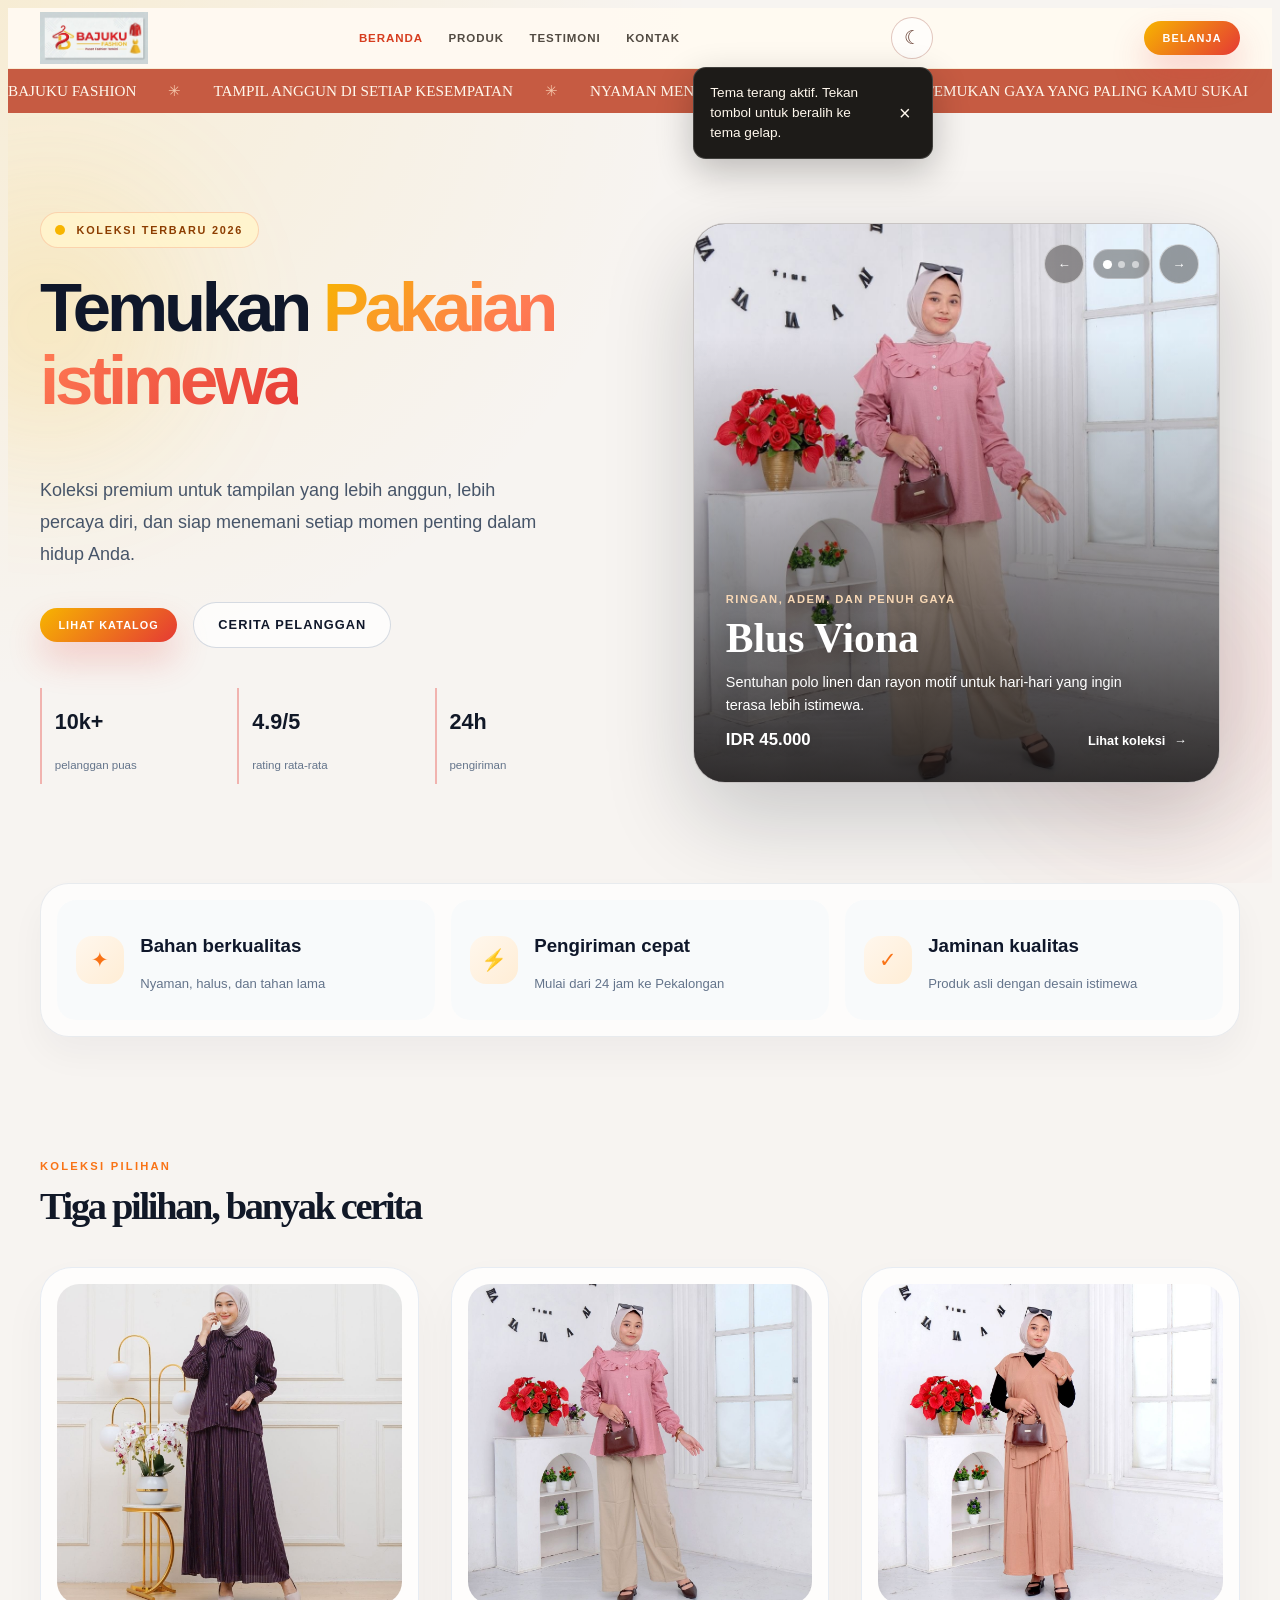
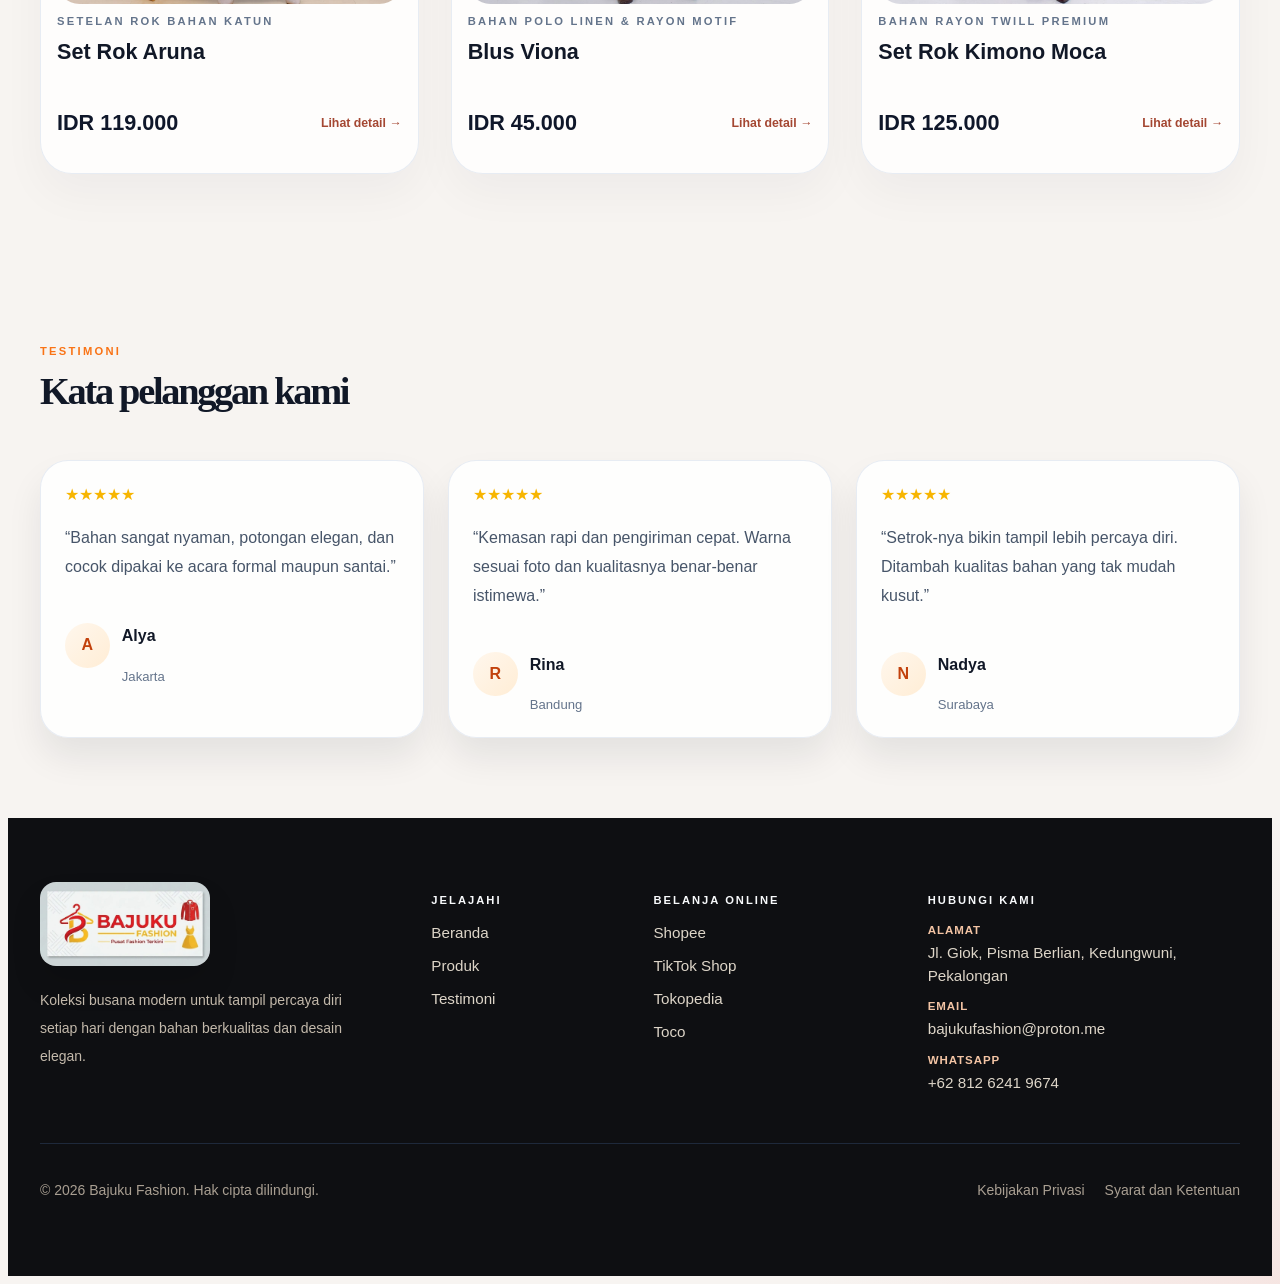
<file: index.html>
<!DOCTYPE html>
<html lang="id">
  <head>
    <meta charset="UTF-8" />
    <meta name="viewport" content="width=device-width, initial-scale=1.0" />
    <title>Bajuku Fashion | Busana Wanita</title>
    <meta
      name="description"
      content="Bajuku Fashion menghadirkan koleksi set rok, blus, dan kimono berkualitas dengan desain modern dan nyaman untuk setiap aktivitas."
    />
    <meta name="color-scheme" content="light dark" />
    <link rel="icon" type="image/png" href="assets/img/logo-toko/bajuku-favicon.png" />
    <link rel="stylesheet" href="style.css" />
  </head>
  <body class="bg-[#f7f4f1] text-slate-800 antialiased">
    <header class="site-header">
      <div class="site-header-inner mx-auto max-w-7xl px-3 sm:px-6 lg:px-8">
        <a href="index.html" class="brand-mark" aria-label="Beranda Bajuku Fashion">
          <img src="assets/img/logo-toko/bajuku-landscape.avif" alt="Logo Bajuku Fashion" class="brand-logo" loading="eager" />
        </a>

        <nav class="site-nav" aria-label="Navigasi utama">
          <a href="index.html" class="nav-link active">Beranda</a>
          <a href="index.html#produk" class="nav-link">Produk</a>
          <a href="index.html#testimoni" class="nav-link">Testimoni</a>
          <a href="index.html#kontak" class="nav-link">Kontak</a>
        </nav>

        <div class="theme-controls">
          <button type="button" class="theme-toggle" aria-label="Aktifkan tema gelap" aria-pressed="false"><span aria-hidden="true">☾</span></button>
          <aside class="theme-toast" role="status" aria-live="polite" aria-atomic="true" hidden>
            <span data-theme-toast-message></span>
            <button type="button" class="theme-toast-close" aria-label="Tutup pesan tema">×</button>
          </aside>
        </div>
        <a href="#produk" class="primary-btn header-cta">Belanja</a>
      </div>
    </header>

    <div class="ticker" aria-label="Bajuku Fashion, tampil anggun, nyaman sepanjang hari, gaya percaya diri, koleksi istimewa">
      <div class="ticker-track" aria-hidden="true">
        <div class="ticker-group"><span>Bajuku Fashion</span><i>✳</i><span>Tampil anggun di setiap kesempatan</span><i>✳</i><span>Nyaman menemani langkahmu</span><i>✳</i><span>Temukan gaya yang paling kamu sukai</span><i>✳</i><span>Detail manis, pesona istimewa</span><i>✳</i><span>Rayakan cantik versimu</span><i>✳</i><span>Fashion wanita untuk hari penuh cerita</span><i>✳</i><span>Percaya diri, jadi diri sendiri</span><i>✳</i><span>Koleksi istimewa untukmu</span><i>✳</i><span>Cantik dan nyaman sepanjang hari</span><i>✳</i><span>Gaya percaya diri dimulai dari sini</span><i>✳</i><span>Temukan kenyamanan dalam setiap langkah</span><i>✳</i></div>
        <div class="ticker-group"><span>Bajuku Fashion</span><i>✳</i><span>Tampil anggun di setiap kesempatan</span><i>✳</i><span>Nyaman menemani langkahmu</span><i>✳</i><span>Temukan gaya yang paling kamu sukai</span><i>✳</i><span>Detail manis, pesona istimewa</span><i>✳</i><span>Rayakan cantik versimu</span><i>✳</i><span>Fashion wanita untuk hari penuh cerita</span><i>✳</i><span>Percaya diri, jadi diri sendiri</span><i>✳</i><span>Koleksi istimewa untukmu</span><i>✳</i><span>Cantik dan nyaman sepanjang hari</span><i>✳</i><span>Gaya percaya diri dimulai dari sini</span><i>✳</i><span>Temukan kenyamanan dalam setiap langkah</span><i>✳</i></div>
      </div>
    </div>

    <main id="home">
      <section class="hero-wrap">
        <div class="hero-orb orb-left"></div>
        <div class="hero-orb orb-right"></div>

        <div class="mx-auto grid max-w-7xl items-center gap-12 px-4 py-16 sm:px-6 lg:grid-cols-[1.05fr_0.95fr] lg:px-8 lg:py-20">
          <div class="reveal">
            <span class="hero-badge">
              <span class="inline-block h-2.5 w-2.5 rounded-full bg-brand-500"></span>
              Koleksi terbaru 2026
            </span>
            <h1 class="hero-title mt-6 max-w-xl text-4xl font-extrabold leading-[1.05] tracking-[-0.06em] text-slate-900 sm:text-5xl lg:text-[4.3rem]">
              Temukan <span class="gradient-text">Pakaian istimewa</span>
            </h1>
            <p class="mt-6 max-w-lg text-base leading-8 text-slate-600 sm:text-lg">
              Koleksi premium untuk tampilan yang lebih anggun, lebih percaya diri, dan siap menemani setiap momen penting dalam hidup Anda.
            </p>

            <div class="mt-8 flex flex-wrap items-center gap-4">
              <a href="#produk" class="primary-btn">Lihat katalog</a>
              <a href="#testimoni" class="secondary-btn">Cerita pelanggan</a>
            </div>

            <div class="mt-10 grid max-w-xl grid-cols-3 gap-4">
              <div class="stat-card">
                <p class="stat-value">10k+</p>
                <p class="stat-label">pelanggan puas</p>
              </div>
              <div class="stat-card">
                <p class="stat-value">4.9/5</p>
                <p class="stat-label">rating rata-rata</p>
              </div>
              <div class="stat-card">
                <p class="stat-value">24h</p>
                <p class="stat-label">pengiriman</p>
              </div>
            </div>
          </div>

          <div class="hero-visual reveal">
            <div class="hero-carousel" data-hero-carousel role="region" aria-label="Koleksi unggulan">
              <a class="hero-slide is-active" href="viona.html" data-hero-slide aria-hidden="false">
                <img src="assets/img/blus-atasan/blus-viona-DustyPink.avif" alt="Blus Viona warna dusty pink" loading="eager" fetchpriority="high" />
                <span class="hero-slide-shade" aria-hidden="true"></span>
                <span class="hero-slide-copy">
                  <span class="hero-slide-kicker">Ringan, adem, dan penuh gaya</span>
                  <strong class="hero-slide-title">Blus Viona</strong>
                  <span class="hero-slide-description">Sentuhan polo linen dan rayon motif untuk hari-hari yang ingin terasa lebih istimewa.</span>
                  <span class="hero-slide-bottom"><span class="hero-slide-price">IDR 45.000</span><span class="hero-slide-cta">Lihat koleksi <span aria-hidden="true">→</span></span></span>
                </span>
              </a>
              <a class="hero-slide" href="aruna.html" data-hero-slide aria-hidden="true" tabindex="-1">
                <img src="assets/img/aruna-set-rok/aruna-set-rok-burgundy.avif" alt="Set Rok Aruna warna burgundy" loading="lazy" />
                <span class="hero-slide-shade" aria-hidden="true"></span>
                <span class="hero-slide-copy">
                  <span class="hero-slide-kicker">Anggun di setiap kesempatan</span>
                  <strong class="hero-slide-title">Set Rok Aruna</strong>
                  <span class="hero-slide-description">Tampil percaya diri dengan setelan nyaman yang jatuh cantik dan mudah dipadukan.</span>
                  <span class="hero-slide-bottom"><span class="hero-slide-price">IDR 119.000</span><span class="hero-slide-cta">Lihat koleksi <span aria-hidden="true">→</span></span></span>
                </span>
              </a>
              <a class="hero-slide" href="kimono.html" data-hero-slide aria-hidden="true" tabindex="-1">
                <img src="assets/img/set-rok-kimono/set-rok-kimono-mocca1.avif" alt="Set Rok Kimono warna moca" loading="lazy" />
                <span class="hero-slide-shade" aria-hidden="true"></span>
                <span class="hero-slide-copy">
                  <span class="hero-slide-kicker">Nyaman, cantik, effortless</span>
                  <strong class="hero-slide-title">Set Rok Kimono</strong>
                  <span class="hero-slide-description">Rayon twill adem dan potongan anggun untuk menemani momen santai maupun spesial.</span>
                  <span class="hero-slide-bottom"><span class="hero-slide-price">IDR 125.000</span><span class="hero-slide-cta">Lihat koleksi <span aria-hidden="true">→</span></span></span>
                </span>
              </a>
              <div class="hero-carousel-controls" aria-label="Kontrol slider">
                <button type="button" data-hero-prev aria-label="Produk sebelumnya">←</button>
                <div class="hero-carousel-dots" aria-label="Pilih produk">
                  <button type="button" class="is-active" data-hero-dot="0" aria-label="Tampilkan Blus Viona" aria-current="true"></button>
                  <button type="button" data-hero-dot="1" aria-label="Tampilkan Set Rok Aruna"></button>
                  <button type="button" data-hero-dot="2" aria-label="Tampilkan Set Rok Kimono"></button>
                </div>
                <button type="button" data-hero-next aria-label="Produk berikutnya">→</button>
              </div>
            </div>
          </div>
        </div>
      </section>

      <section class="mx-auto max-w-7xl px-4 pb-8 sm:px-6 lg:px-8">
        <div class="feature-band">
          <div class="feature-item">
            <div class="feature-ico">✦</div>
            <div>
              <h3>Bahan berkualitas</h3>
              <p>Nyaman, halus, dan tahan lama</p>
            </div>
          </div>
          <div class="feature-item">
            <div class="feature-ico">⚡</div>
            <div>
              <h3>Pengiriman cepat</h3>
              <p>Mulai dari 24 jam ke Pekalongan</p>
            </div>
          </div>
          <div class="feature-item">
            <div class="feature-ico">✓</div>
            <div>
              <h3>Jaminan kualitas</h3>
              <p>Produk asli dengan desain istimewa</p>
            </div>
          </div>
        </div>
      </section>

      <section id="produk" class="mx-auto max-w-7xl px-4 py-20 sm:px-6 lg:px-8">
        <div class="section-heading reveal">
          <p class="eyebrow">Koleksi pilihan</p>
          <h2 class="section-title">Tiga pilihan, banyak cerita</h2>
        </div>

        <div class="product-grid">
          <a class="product-card-link reveal" href="aruna.html" aria-label="Lihat detail Set Rok Aruna">
            <article class="product-card">
              <div class="product-image-wrap">
                <img src="assets/img/aruna-set-rok/aruna-set-rok-burgundy.avif" alt="Set Rok Aruna warna burgundy" loading="lazy" />
              </div>
              <p class="product-type">SETELAN ROK BAHAN KATUN</p>
              <h3 class="product-name">Set Rok Aruna</h3>
              <div class="product-card-bottom"><p class="price">IDR 119.000</p><span class="detail-link">Lihat detail <span aria-hidden="true">→</span></span></div>
            </article>
          </a>

          <a class="product-card-link reveal" href="viona.html" aria-label="Lihat detail Blus Viona">
            <article class="product-card">
              <div class="product-image-wrap">
                <img src="assets/img/blus-atasan/blus-viona-DustyPink.avif" alt="Blus Viona warna merah muda dusty pink" loading="lazy" />
              </div>
              <p class="product-type">BAHAN POLO LINEN &amp; RAYON MOTIF</p>
              <h3 class="product-name">Blus Viona</h3>
              <div class="product-card-bottom"><p class="price">IDR 45.000</p><span class="detail-link">Lihat detail <span aria-hidden="true">→</span></span></div>
            </article>
          </a>

          <a class="product-card-link reveal" href="kimono.html" aria-label="Lihat detail Set Rok Kimono">
            <article class="product-card">
              <div class="product-image-wrap">
                <img src="assets/img/set-rok-kimono/set-rok-kimono-mocca1.avif" alt="Set rok kimono rayon twill warna moca" loading="lazy" />
              </div>
              <p class="product-type">BAHAN RAYON TWILL PREMIUM</p>
              <h3 class="product-name">Set Rok Kimono Moca</h3>
              <div class="product-card-bottom"><p class="price">IDR 125.000</p><span class="detail-link">Lihat detail <span aria-hidden="true">→</span></span></div>
            </article>
          </a>
        </div>
      </section>

      <section id="testimoni" class="mx-auto max-w-7xl px-4 py-20 sm:px-6 lg:px-8">
        <div class="mb-12 reveal">
          <p class="eyebrow">Testimoni</p>
          <h2 class="section-title">Kata pelanggan kami</h2>
        </div>

        <div class="grid gap-6 md:grid-cols-3">
          <article class="testimonial reveal">
            <div class="mb-5 text-brand-500">★★★★★</div>
            <p>“Bahan sangat nyaman, potongan elegan, dan cocok dipakai ke acara formal maupun santai.”</p>
            <div class="mt-6 flex items-center gap-3">
              <div class="avatar">A</div>
              <div>
                <h4>Alya</h4>
                <span>Jakarta</span>
              </div>
            </div>
          </article>

          <article class="testimonial reveal">
            <div class="mb-5 text-brand-500">★★★★★</div>
            <p>“Kemasan rapi dan pengiriman cepat. Warna sesuai foto dan kualitasnya benar-benar istimewa.”</p>
            <div class="mt-6 flex items-center gap-3">
              <div class="avatar">R</div>
              <div>
                <h4>Rina</h4>
                <span>Bandung</span>
              </div>
            </div>
          </article>

          <article class="testimonial reveal">
            <div class="mb-5 text-brand-500">★★★★★</div>
            <p>“Setrok-nya bikin tampil lebih percaya diri. Ditambah kualitas bahan yang tak mudah kusut.”</p>
            <div class="mt-6 flex items-center gap-3">
              <div class="avatar">N</div>
              <div>
                <h4>Nadya</h4>
                <span>Surabaya</span>
              </div>
            </div>
          </article>
        </div>
      </section>
    </main>

    <footer id="kontak" class="bg-[#0e0f12]">
      <div class="mx-auto max-w-7xl px-4 py-16 sm:px-6 lg:px-8">
        <div class="grid landing-footer-grid gap-10">
          <div>
            <img src="assets/img/logo-toko/bajuku-landscape.avif" alt="Logo Bajuku Fashion" class="footer-logo" loading="lazy" />
            <p class="footer-description mt-5 max-w-xs text-sm leading-7">
              Koleksi busana modern untuk tampil percaya diri setiap hari dengan bahan berkualitas dan desain elegan.
            </p>
          </div>

          <div>
            <h3 class="footer-title">Jelajahi</h3>
            <ul class="footer-list">
              <li><a href="#home">Beranda</a></li>
              <li><a href="#produk">Produk</a></li>
              <li><a href="#testimoni">Testimoni</a></li>
            </ul>
          </div>

          <div>
            <h3 class="footer-title">Belanja Online</h3>
            <ul class="footer-list">
              <li><a href="https://shopee.co.id/bajukufashion99" target="_blank" rel="noopener noreferrer">Shopee</a></li>
              <li><a href="https://shop-id.tokopedia.com/view/product/1737655956384155134?" target="_blank" rel="noopener noreferrer">TikTok Shop</a></li>
              <li><a href="https://www.tokopedia.com/bajukufashion-209" target="_blank" rel="noopener noreferrer">Tokopedia</a></li>
              <li><a href="https://toco.id/store/bajuku-fashion" target="_blank" rel="noopener noreferrer">Toco</a></li>
            </ul>
          </div>

          <div>
            <h3 class="footer-title">Hubungi Kami</h3>
            <ul class="footer-list footer-contact-list">
              <li><span>Alamat</span><a href="https://www.google.com/maps/place/Asmaqila.id/@-6.9612144,109.6552704,21z/data=!4m6!3m5!1s0x2e702164f51b8b85:0x54703a730a37193d!8m2!3d-6.9612461!4d109.6552246!16s%2Fg%2F11ypdhgjb1?entry=ttu&amp;g_ep=EgoyMDI2MDkyMy4wIKXMDSoASAFQAw%3D%3D" target="_blank" rel="noopener noreferrer">Jl. Giok, Pisma Berlian, Kedungwuni, Pekalongan</a></li>
              <li><span>Email</span><a href="mailto:bajukufashion@proton.me">bajukufashion@proton.me</a></li>
              <li><span>WhatsApp</span><a href="https://wa.me/6281262419674" target="_blank" rel="noopener noreferrer">+62 812 6241 9674</a></li>
            </ul>
          </div>
        </div>

        <div class="mt-12 flex flex-col gap-4 border-t border-slate-800 pt-6 text-sm footer-legal sm:flex-row sm:items-center sm:justify-between">
          <p>© <span id="year">2026</span> Bajuku Fashion. Hak cipta dilindungi.</p>
          <div class="flex items-center gap-5">
            <a href="kebijakan-privasi.html">Kebijakan Privasi</a>
            <a href="syarat-ketentuan.html">Syarat dan Ketentuan</a>
          </div>
        </div>
      </div>
    </footer>

    <script src="script.js" defer></script>
  </body>
</html>
</file>
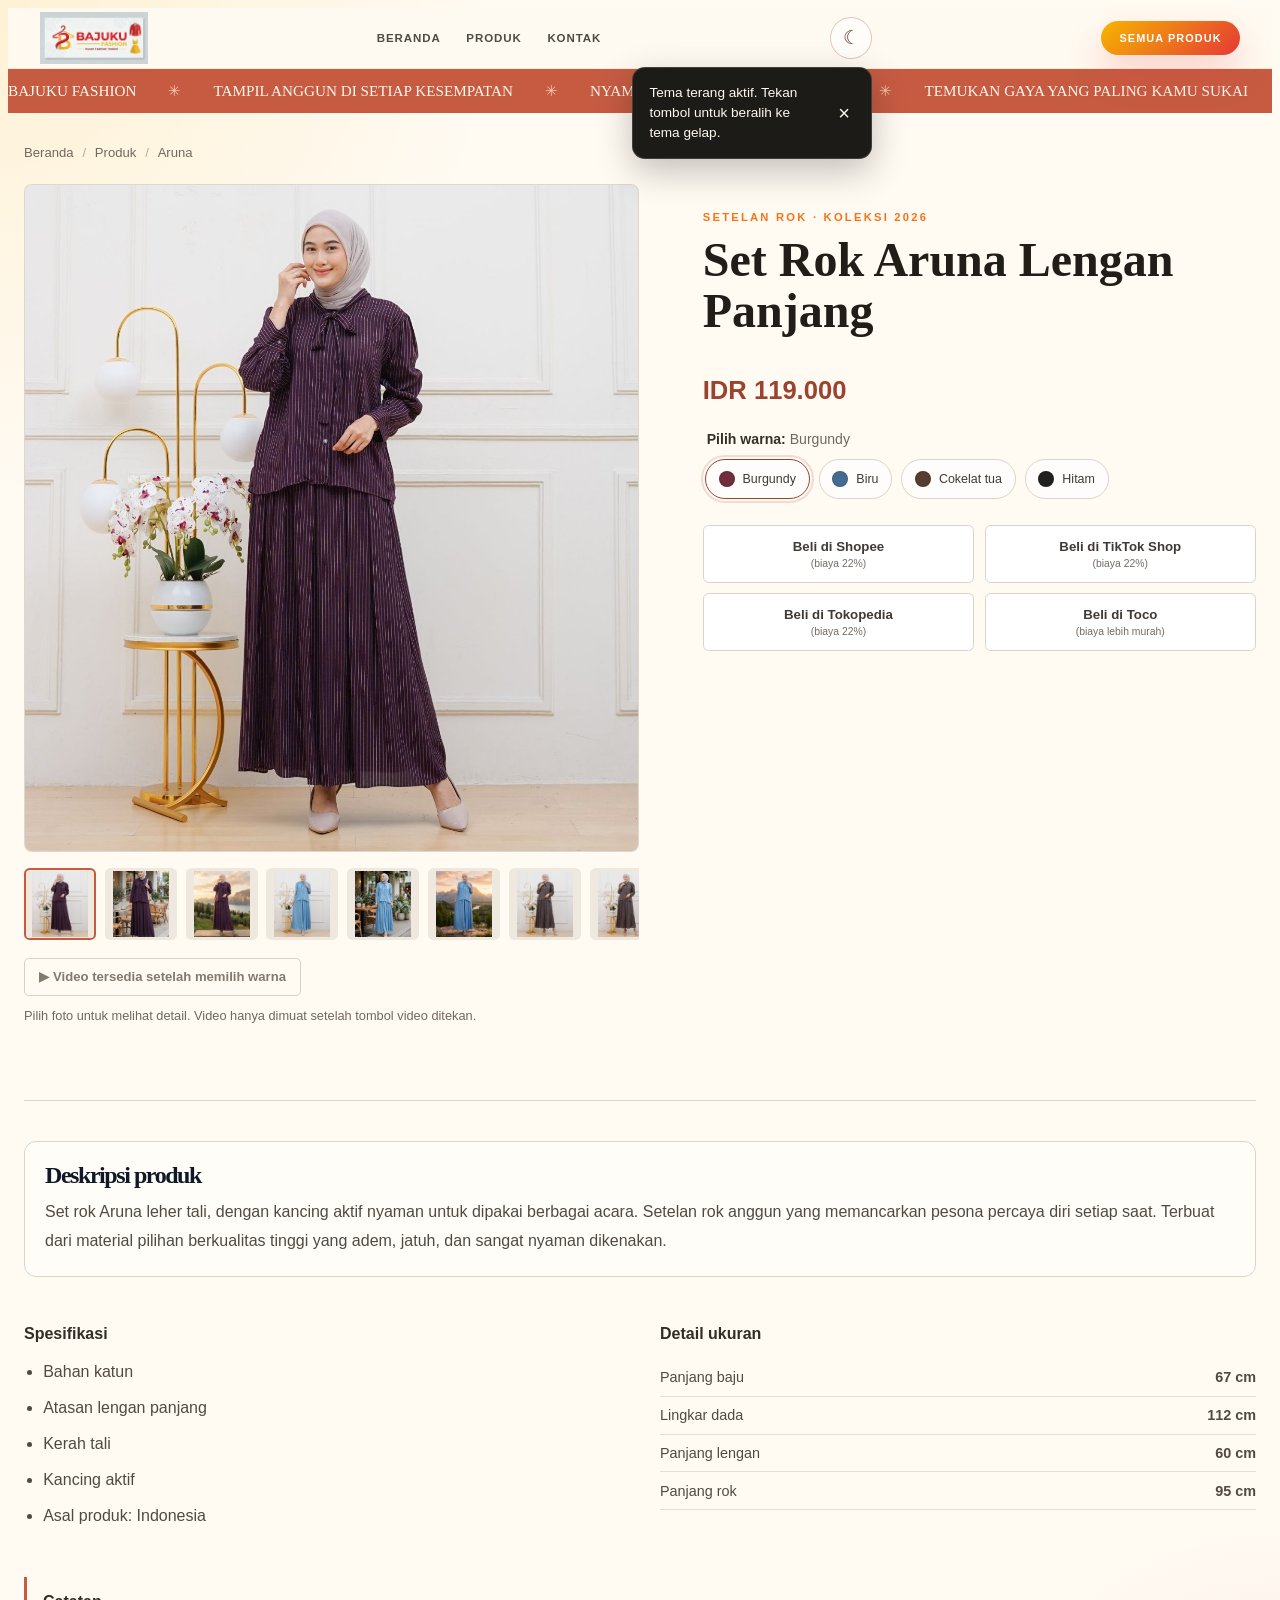
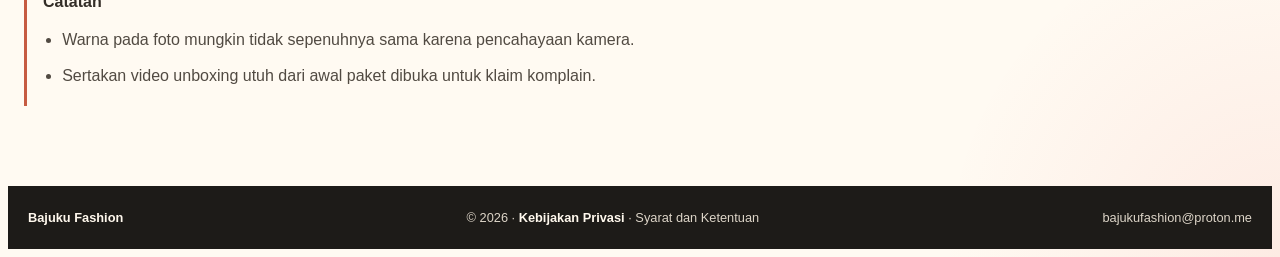
<file: aruna.html>
<!DOCTYPE html>
<html lang="id">
  <head>
    <meta charset="UTF-8" />
    <meta name="viewport" content="width=device-width, initial-scale=1.0" />
    <meta name="description" content="Detail Set Rok Aruna lengan panjang berbahan katun. Pilih warna dan belanja melalui marketplace pilihan Anda." />
    <title>Set Rok Aruna | Bajuku Fashion</title>
    <meta name="color-scheme" content="light dark" />
    <link rel="icon" type="image/png" href="assets/img/logo-toko/bajuku-favicon.png" />
    <link rel="stylesheet" href="style.css" />
  </head>
  <body>
    <header class="site-header">
      <div class="site-header-inner mx-auto max-w-7xl px-3 sm:px-6 lg:px-8">
        <a href="index.html" class="brand-mark" aria-label="Beranda Bajuku Fashion"><img src="assets/img/logo-toko/bajuku-landscape.avif" alt="Logo Bajuku Fashion" class="brand-logo" /></a>
        <nav class="site-nav" aria-label="Navigasi utama">
          <a href="index.html">Beranda</a><a href="index.html#produk">Produk</a><a href="index.html#kontak">Kontak</a>
        </nav>
        <div class="theme-controls">
          <button type="button" class="theme-toggle" aria-label="Aktifkan tema gelap" aria-pressed="false"><span aria-hidden="true">☾</span></button>
          <aside class="theme-toast" role="status" aria-live="polite" aria-atomic="true" hidden>
            <span data-theme-toast-message></span>
            <button type="button" class="theme-toast-close" aria-label="Tutup pesan tema">×</button>
          </aside>
        </div>
        <a href="index.html#produk" class="primary-btn header-cta">Semua produk</a>
      </div>
    </header>
    <div class="ticker" aria-label="Bajuku Fashion, tampil anggun, nyaman sepanjang hari, gaya percaya diri, koleksi istimewa">
      <div class="ticker-track" aria-hidden="true">
        <div class="ticker-group"><span>Bajuku Fashion</span><i>✳</i><span>Tampil anggun di setiap kesempatan</span><i>✳</i><span>Nyaman menemani langkahmu</span><i>✳</i><span>Temukan gaya yang paling kamu sukai</span><i>✳</i><span>Detail manis, pesona istimewa</span><i>✳</i><span>Rayakan cantik versimu</span><i>✳</i><span>Fashion wanita untuk hari penuh cerita</span><i>✳</i><span>Percaya diri, jadi diri sendiri</span><i>✳</i><span>Koleksi istimewa untukmu</span><i>✳</i><span>Cantik dan nyaman sepanjang hari</span><i>✳</i><span>Gaya percaya diri dimulai dari sini</span><i>✳</i><span>Temukan kenyamanan dalam setiap langkah</span><i>✳</i></div>
        <div class="ticker-group"><span>Bajuku Fashion</span><i>✳</i><span>Tampil anggun di setiap kesempatan</span><i>✳</i><span>Nyaman menemani langkahmu</span><i>✳</i><span>Temukan gaya yang paling kamu sukai</span><i>✳</i><span>Detail manis, pesona istimewa</span><i>✳</i><span>Rayakan cantik versimu</span><i>✳</i><span>Fashion wanita untuk hari penuh cerita</span><i>✳</i><span>Percaya diri, jadi diri sendiri</span><i>✳</i><span>Koleksi istimewa untukmu</span><i>✳</i><span>Cantik dan nyaman sepanjang hari</span><i>✳</i><span>Gaya percaya diri dimulai dari sini</span><i>✳</i><span>Temukan kenyamanan dalam setiap langkah</span><i>✳</i></div>
      </div>
    </div>
    <main class="detail-main">
      <a class="breadcrumb" href="index.html#produk">Beranda <span>/</span> Produk <span>/</span> Aruna</a>
      <section class="product-detail-grid">
        <div class="detail-gallery">
          <div class="detail-image-frame">
            <img class="detail-main-image" src="assets/img/aruna-set-rok/aruna-set-rok-burgundy.avif" alt="Set Rok Aruna warna Burgundy" fetchpriority="high" />
            <video class="detail-main-video" controls playsinline preload="none" hidden aria-label="Video Set Rok Aruna"></video>
          </div>
          <div class="detail-gallery-controls" aria-label="Foto dan video Set Rok Aruna">
            <div class="detail-thumbnails" aria-label="Foto produk">
              <button type="button" class="gallery-thumbnail is-selected" data-gallery-image data-image="assets/img/aruna-set-rok/aruna-set-rok-burgundy.avif" data-color="Burgundy" data-alt="Set Rok Aruna warna Burgundy, tampak depan" aria-label="Lihat Aruna Burgundy tampak depan"><img src="assets/img/aruna-set-rok/aruna-set-rok-burgundy.avif" alt="" loading="lazy"></button>
              <button type="button" class="gallery-thumbnail" data-gallery-image data-image="assets/img/aruna-set-rok/aruna-set-rok-burgundy2.avif" data-color="Burgundy" data-alt="Set Rok Aruna warna Burgundy, tampak samping" aria-label="Lihat Aruna Burgundy tampak samping"><img src="assets/img/aruna-set-rok/aruna-set-rok-burgundy2.avif" alt="" loading="lazy"></button>
              <button type="button" class="gallery-thumbnail" data-gallery-image data-image="assets/img/aruna-set-rok/aruna-set-rok-burgundy3.avif" data-color="Burgundy" data-alt="Set Rok Aruna warna Burgundy, detail produk" aria-label="Lihat detail Aruna Burgundy"><img src="assets/img/aruna-set-rok/aruna-set-rok-burgundy3.avif" alt="" loading="lazy"></button>
              <button type="button" class="gallery-thumbnail" data-gallery-image data-image="assets/img/aruna-set-rok/aruna-set-rok-biru.avif" data-color="Biru" data-alt="Set Rok Aruna warna biru, tampak depan" aria-label="Lihat Aruna biru tampak depan"><img src="assets/img/aruna-set-rok/aruna-set-rok-biru.avif" alt="" loading="lazy"></button>
              <button type="button" class="gallery-thumbnail" data-gallery-image data-image="assets/img/aruna-set-rok/aruna-set-rok-biru2.avif" data-color="Biru" data-alt="Set Rok Aruna warna biru, tampak samping" aria-label="Lihat Aruna biru tampak samping"><img src="assets/img/aruna-set-rok/aruna-set-rok-biru2.avif" alt="" loading="lazy"></button>
              <button type="button" class="gallery-thumbnail" data-gallery-image data-image="assets/img/aruna-set-rok/aruna-set-rok-biru3.avif" data-color="Biru" data-alt="Set Rok Aruna warna biru, detail produk" aria-label="Lihat detail Aruna biru"><img src="assets/img/aruna-set-rok/aruna-set-rok-biru3.avif" alt="" loading="lazy"></button>
              <button type="button" class="gallery-thumbnail" data-gallery-image data-image="assets/img/aruna-set-rok/aruna-set-rok-cokelatTua.avif" data-color="Cokelat tua" data-alt="Set Rok Aruna warna cokelat tua, tampak depan" aria-label="Lihat Aruna cokelat tua tampak depan"><img src="assets/img/aruna-set-rok/aruna-set-rok-cokelatTua.avif" alt="" loading="lazy"></button>
              <button type="button" class="gallery-thumbnail" data-gallery-image data-image="assets/img/aruna-set-rok/aruna-set-rok-cokelatTua2.avif" data-color="Cokelat tua" data-alt="Set Rok Aruna warna cokelat tua, tampak samping" aria-label="Lihat Aruna cokelat tua tampak samping"><img src="assets/img/aruna-set-rok/aruna-set-rok-cokelatTua2.avif" alt="" loading="lazy"></button>
              <button type="button" class="gallery-thumbnail" data-gallery-image data-image="assets/img/aruna-set-rok/aruna-set-rok-cokelatTua3.avif" data-color="Cokelat tua" data-alt="Set Rok Aruna warna cokelat tua, detail produk" aria-label="Lihat detail Aruna cokelat tua"><img src="assets/img/aruna-set-rok/aruna-set-rok-cokelatTua3.avif" alt="" loading="lazy"></button>
              <button type="button" class="gallery-thumbnail" data-gallery-image data-image="assets/img/aruna-set-rok/aruna-set-rok-hitam.avif" data-color="Hitam" data-alt="Set Rok Aruna warna hitam, tampak depan" aria-label="Lihat Aruna hitam tampak depan"><img src="assets/img/aruna-set-rok/aruna-set-rok-hitam.avif" alt="" loading="lazy"></button>
              <button type="button" class="gallery-thumbnail" data-gallery-image data-image="assets/img/aruna-set-rok/aruna-set-rok-hitam2.avif" data-color="Hitam" data-alt="Set Rok Aruna warna hitam, tampak samping" aria-label="Lihat Aruna hitam tampak samping"><img src="assets/img/aruna-set-rok/aruna-set-rok-hitam2.avif" alt="" loading="lazy"></button>
              <button type="button" class="gallery-thumbnail" data-gallery-image data-image="assets/img/aruna-set-rok/aruna-set-rok-hitam3.avif" data-color="Hitam" data-alt="Set Rok Aruna warna hitam, detail produk" aria-label="Lihat detail Aruna hitam"><img src="assets/img/aruna-set-rok/aruna-set-rok-hitam3.avif" alt="" loading="lazy"></button>
            </div>
            <button type="button" class="video-choice" data-video-choice disabled>▶ <span>Video tersedia setelah memilih warna</span></button>
          </div>
          <p class="image-caption">Pilih foto untuk melihat detail. Video hanya dimuat setelah tombol video ditekan.</p>
        </div>
        <div class="detail-copy">
          <p class="eyebrow">Setelan rok · Koleksi 2026</p>
          <h1 class="detail-title">Set Rok Aruna Lengan Panjang</h1>
          <p class="detail-price">IDR 119.000</p>
          <fieldset class="color-selector">
            <legend>Pilih warna: <span class="selected-color">Burgundy</span></legend>
            <div class="color-options" role="radiogroup" aria-label="Pilihan warna Aruna">
              <button type="button" class="color-option is-selected" role="radio" aria-checked="true" data-color-choice data-color="Burgundy" data-image="assets/img/aruna-set-rok/aruna-set-rok-burgundy.avif" data-alt="Set Rok Aruna warna Burgundy"><span class="color-dot" style="--swatch-color:#702d3b"></span>Burgundy</button>
              <button type="button" class="color-option" role="radio" aria-checked="false" data-color-choice data-color="Biru" data-image="assets/img/aruna-set-rok/aruna-set-rok-biru.avif" data-alt="Set Rok Aruna warna biru" data-video="assets/vid/aruna-set-rok/aruna-set-rok-biru.mp4"><span class="color-dot" style="--swatch-color:#456a92"></span>Biru</button>
              <button type="button" class="color-option" role="radio" aria-checked="false" data-color-choice data-color="Cokelat tua" data-image="assets/img/aruna-set-rok/aruna-set-rok-cokelatTua.avif" data-alt="Set Rok Aruna warna cokelat tua" data-video="assets/vid/aruna-set-rok/aruna-set-rok-cokelatTua.mp4"><span class="color-dot" style="--swatch-color:#563c31"></span>Cokelat tua</button>
              <button type="button" class="color-option" role="radio" aria-checked="false" data-color-choice data-color="Hitam" data-image="assets/img/aruna-set-rok/aruna-set-rok-hitam.avif" data-alt="Set Rok Aruna warna hitam" data-video="assets/vid/aruna-set-rok/aruna-set-rok-hitam.mp4"><span class="color-dot" style="--swatch-color:#202020"></span>Hitam</button>
            </div>
          </fieldset>
          <div class="detail-marketplaces" aria-label="Pilih marketplace untuk membeli Aruna">
            <a href="https://shopee.co.id/product/1880834617/41684730378/" target="_blank" rel="noopener noreferrer"><span class="marketplace-name">Beli di Shopee</span><span class="marketplace-note">(biaya 22%)</span></a>
            <a href="https://shop-id.tokopedia.com/pdp/1737659650707916286" target="_blank" rel="noopener noreferrer"><span class="marketplace-name">Beli di TikTok Shop</span><span class="marketplace-note">(biaya 22%)</span></a>
            <a href="https://www.tokopedia.com/bajukufashion-209/aruna-setelan-rok-lengan-panjang-katun-rayon-1737659650707916286" target="_blank" rel="noopener noreferrer"><span class="marketplace-name">Beli di Tokopedia</span><span class="marketplace-note">(biaya 22%)</span></a>
            <a href="https://toco.id/link/9ufGvXdr3QgpZrxjHQvAkZ" target="_blank" rel="noopener noreferrer"><span class="marketplace-name">Beli di Toco</span><span class="marketplace-note">(biaya lebih murah)</span></a>
          </div>
        </div>
      </section>
      <section class="detail-information">
        <section class="description-panel"><table class="description-table"><caption class="section-title">Deskripsi produk</caption><tbody><tr><td>Set rok Aruna leher tali, dengan kancing aktif nyaman untuk dipakai berbagai acara. Setelan rok anggun yang memancarkan pesona percaya diri setiap saat. Terbuat dari material pilihan berkualitas tinggi yang adem, jatuh, dan sangat nyaman dikenakan.</td></tr></tbody></table></section>
        <div class="detail-columns">
          <section class="spec-section"><h3>Spesifikasi</h3><ul class="detail-list"><li>Bahan katun</li><li>Atasan lengan panjang</li><li>Kerah tali</li><li>Kancing aktif</li><li>Asal produk: Indonesia</li></ul></section>
          <section class="spec-section"><h3>Detail ukuran</h3><dl class="size-list"><div><dt>Panjang baju</dt><dd>67 cm</dd></div><div><dt>Lingkar dada</dt><dd>112 cm</dd></div><div><dt>Panjang lengan</dt><dd>60 cm</dd></div><div><dt>Panjang rok</dt><dd>95 cm</dd></div></dl></section>
        </div>
        <section class="product-notes"><h3>Catatan</h3><ul class="detail-list"><li>Warna pada foto mungkin tidak sepenuhnya sama karena pencahayaan kamera.</li><li>Sertakan video unboxing utuh dari awal paket dibuka untuk klaim komplain.</li></ul></section>
      </section>
    </main>
    <footer class="simple-footer"><a href="index.html">Bajuku Fashion</a><span>© 2026 · <a href="kebijakan-privasi.html">Kebijakan Privasi</a> · <a href="syarat-ketentuan.html">Syarat dan Ketentuan</a></span><a href="mailto:bajukufashion@proton.me">bajukufashion@proton.me</a></footer>
    <script src="script.js" defer></script>
  </body>
</html>
</file>
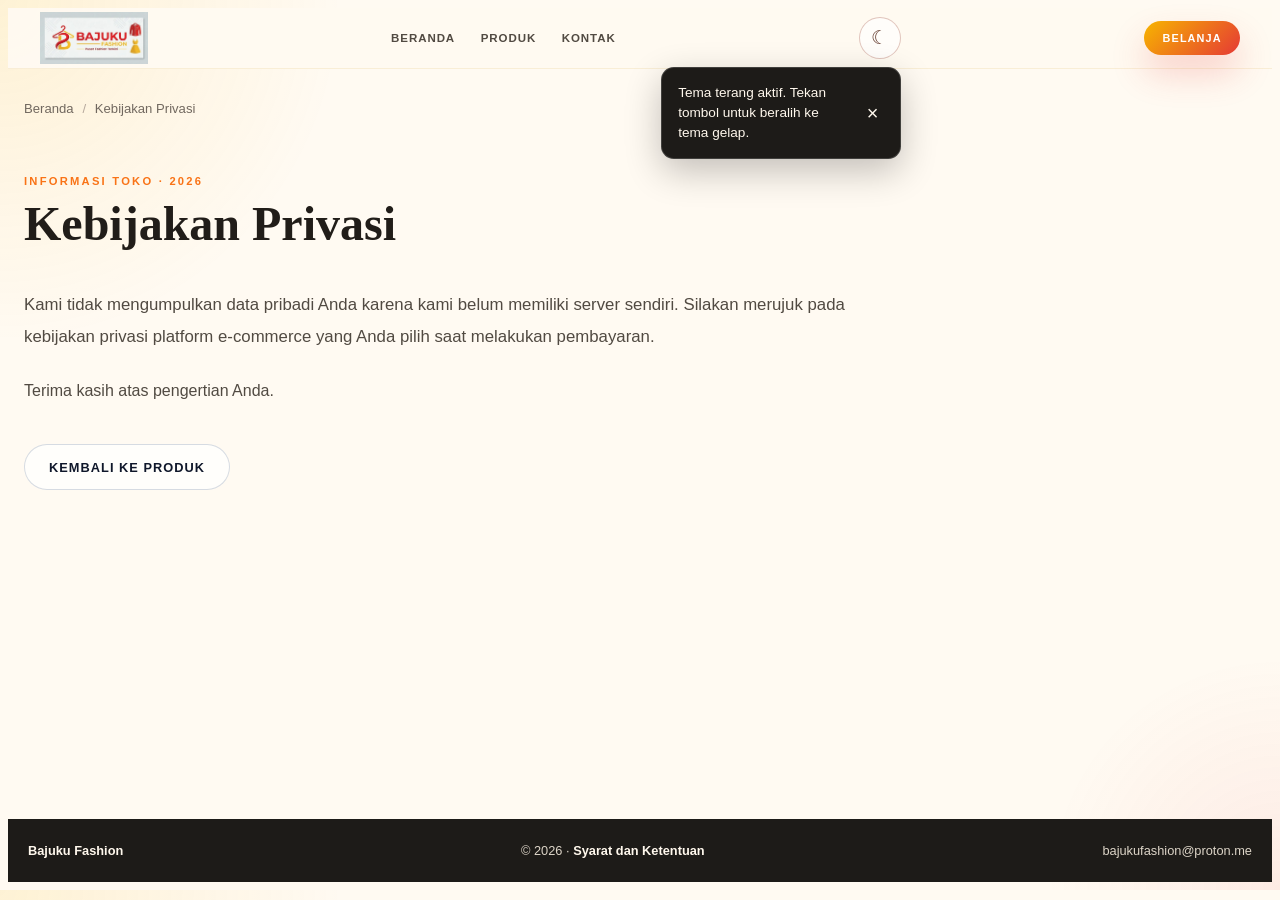
<file: kebijakan-privasi.html>
<!DOCTYPE html>
<html lang="id">
  <head>
    <meta charset="UTF-8" />
    <meta name="viewport" content="width=device-width, initial-scale=1.0" />
    <meta name="description" content="Kebijakan privasi Bajuku Fashion." />
    <title>Kebijakan Privasi | Bajuku Fashion</title>
    <meta name="color-scheme" content="light dark" />
    <link rel="icon" type="image/png" href="assets/img/logo-toko/bajuku-favicon.png" />
    <link rel="stylesheet" href="style.css" />
  </head>
  <body>
    <header class="site-header">
      <div class="site-header-inner mx-auto max-w-7xl px-3 sm:px-6 lg:px-8">
        <a href="index.html" class="brand-mark" aria-label="Beranda Bajuku Fashion"><img src="assets/img/logo-toko/bajuku-landscape.avif" alt="Logo Bajuku Fashion" class="brand-logo" /></a>
        <nav class="site-nav" aria-label="Navigasi utama"><a href="index.html">Beranda</a><a href="index.html#produk">Produk</a><a href="index.html#kontak">Kontak</a></nav>
        <div class="theme-controls">
          <button type="button" class="theme-toggle" aria-label="Aktifkan tema gelap" aria-pressed="false"><span aria-hidden="true">☾</span></button>
          <aside class="theme-toast" role="status" aria-live="polite" aria-atomic="true" hidden>
            <span data-theme-toast-message></span>
            <button type="button" class="theme-toast-close" aria-label="Tutup pesan tema">×</button>
          </aside>
        </div>
        <a href="index.html#produk" class="primary-btn header-cta">Belanja</a>
      </div>
    </header>
    <main class="policy-main">
      <a class="breadcrumb" href="index.html">Beranda <span>/</span> Kebijakan Privasi</a>
      <article class="policy-content">
        <p class="eyebrow">Informasi toko · 2026</p>
        <h1 class="detail-title">Kebijakan Privasi</h1>
        <p class="policy-statement">Kami tidak mengumpulkan data pribadi Anda karena kami belum memiliki server sendiri. Silakan merujuk pada kebijakan privasi platform e-commerce yang Anda pilih saat melakukan pembayaran.</p>
        <p class="policy-thanks">Terima kasih atas pengertian Anda.</p>
        <a class="secondary-btn policy-back" href="index.html#produk">Kembali ke produk</a>
      </article>
    </main>
    <footer class="simple-footer"><a href="index.html">Bajuku Fashion</a><span>© 2026 · <a href="syarat-ketentuan.html">Syarat dan Ketentuan</a></span><a href="mailto:bajukufashion@proton.me">bajukufashion@proton.me</a></footer>
    <script src="script.js" defer></script>
  </body>
</html>
</file>
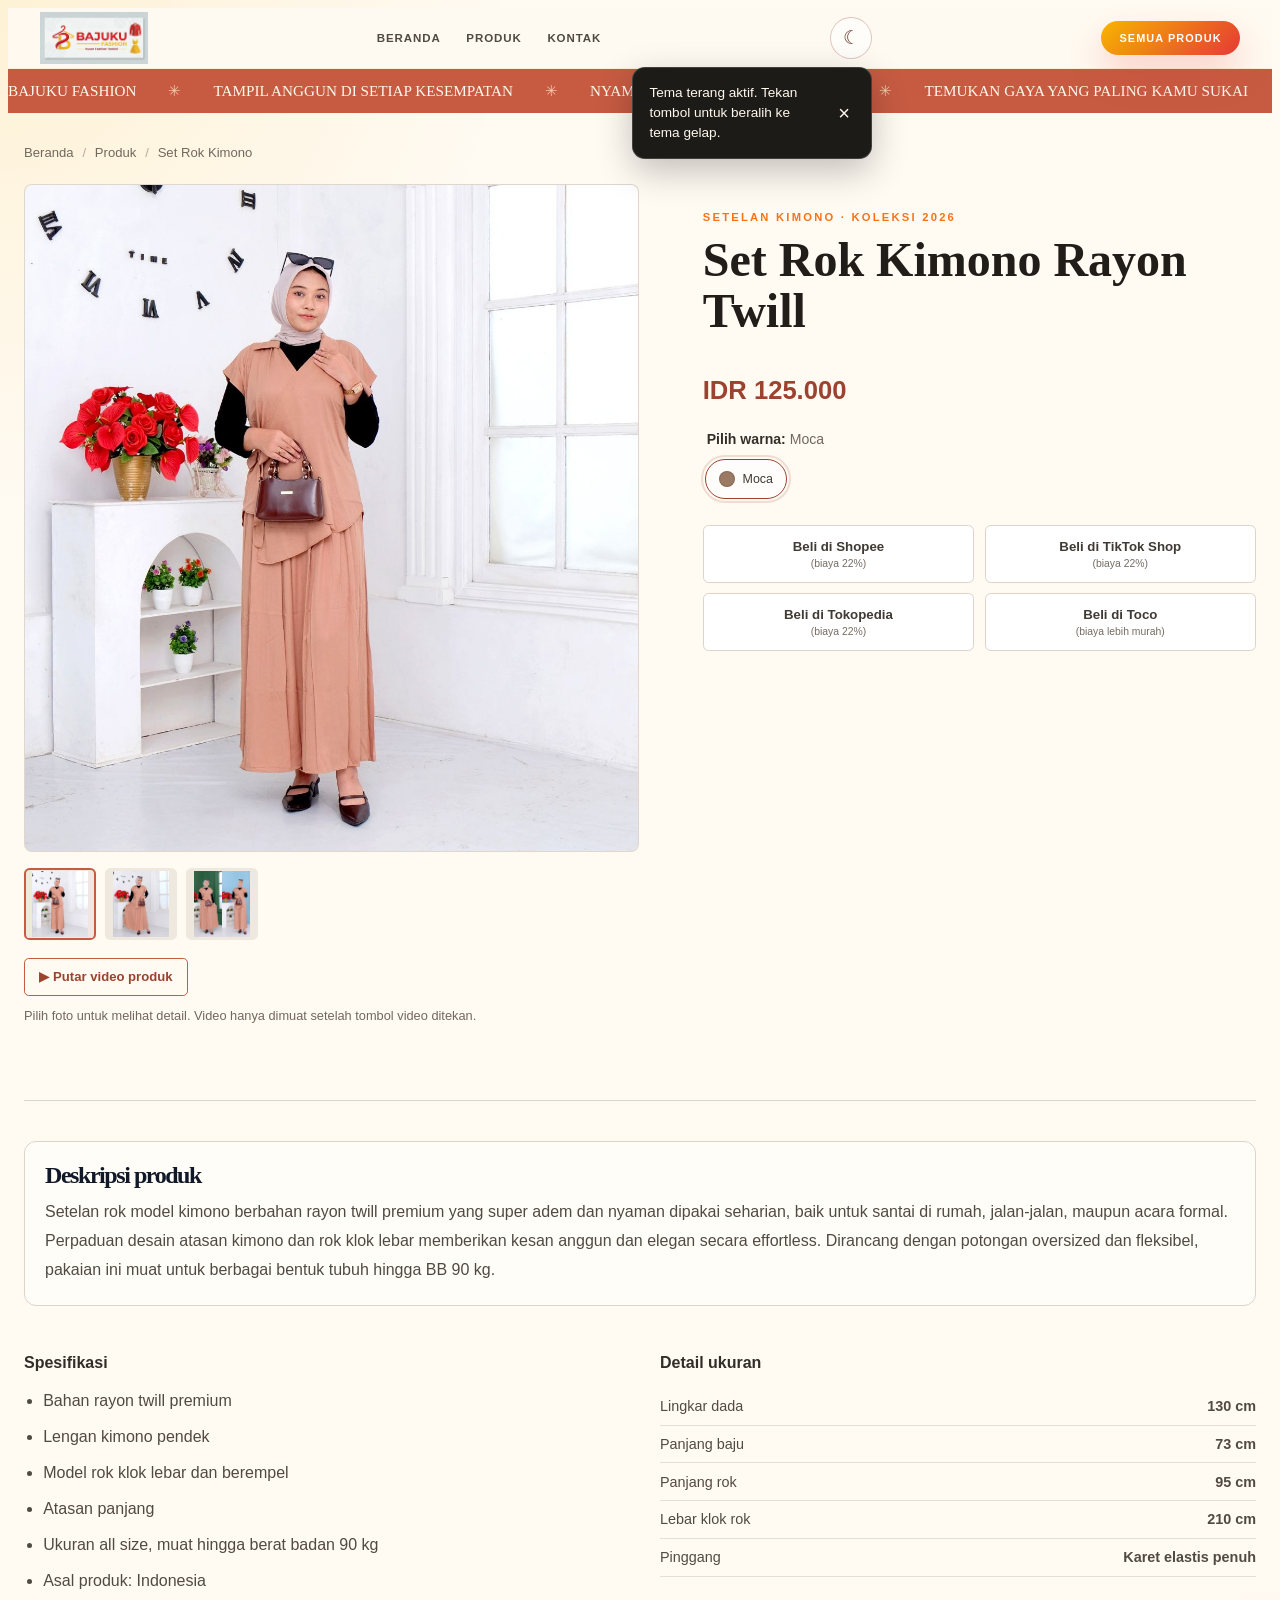
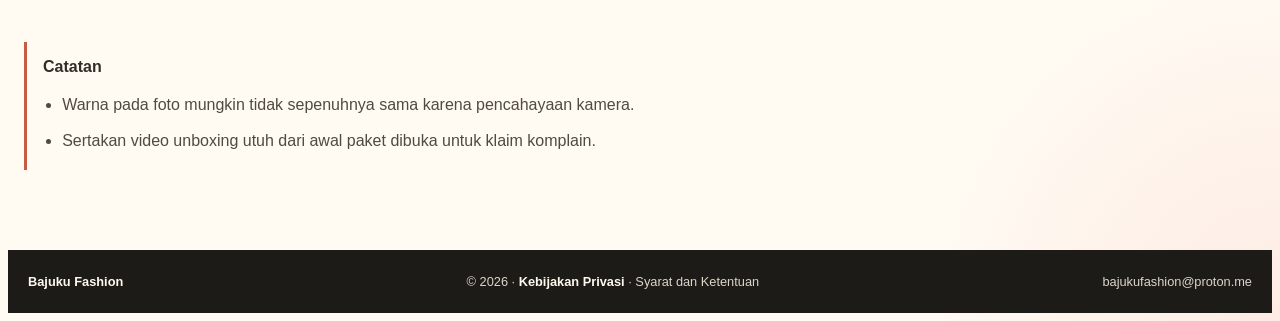
<file: kimono.html>
<!DOCTYPE html>
<html lang="id">
  <head>
    <meta charset="UTF-8" />
    <meta name="viewport" content="width=device-width, initial-scale=1.0" />
    <meta name="description" content="Set rok kimono warna moca berbahan rayon twill yang adem dan nyaman. Lihat spesifikasi, ukuran, dan tautan marketplace." />
    <title>Set Rok Kimono Moca | Bajuku Fashion</title>
    <meta name="color-scheme" content="light dark" />
    <link rel="icon" type="image/png" href="assets/img/logo-toko/bajuku-favicon.png" />
    <link rel="stylesheet" href="style.css" />
  </head>
  <body>
    <header class="site-header">
      <div class="site-header-inner mx-auto max-w-7xl px-3 sm:px-6 lg:px-8">
        <a href="index.html" class="brand-mark" aria-label="Beranda Bajuku Fashion"><img src="assets/img/logo-toko/bajuku-landscape.avif" alt="Logo Bajuku Fashion" class="brand-logo" /></a>
        <nav class="site-nav" aria-label="Navigasi utama"><a href="index.html">Beranda</a><a href="index.html#produk">Produk</a><a href="index.html#kontak">Kontak</a></nav>
        <div class="theme-controls">
          <button type="button" class="theme-toggle" aria-label="Aktifkan tema gelap" aria-pressed="false"><span aria-hidden="true">☾</span></button>
          <aside class="theme-toast" role="status" aria-live="polite" aria-atomic="true" hidden>
            <span data-theme-toast-message></span>
            <button type="button" class="theme-toast-close" aria-label="Tutup pesan tema">×</button>
          </aside>
        </div>
        <a href="index.html#produk" class="primary-btn header-cta">Semua produk</a>
      </div>
    </header>
    <div class="ticker" aria-label="Bajuku Fashion, tampil anggun, nyaman sepanjang hari, gaya percaya diri, koleksi istimewa">
      <div class="ticker-track" aria-hidden="true">
        <div class="ticker-group"><span>Bajuku Fashion</span><i>✳</i><span>Tampil anggun di setiap kesempatan</span><i>✳</i><span>Nyaman menemani langkahmu</span><i>✳</i><span>Temukan gaya yang paling kamu sukai</span><i>✳</i><span>Detail manis, pesona istimewa</span><i>✳</i><span>Rayakan cantik versimu</span><i>✳</i><span>Fashion wanita untuk hari penuh cerita</span><i>✳</i><span>Percaya diri, jadi diri sendiri</span><i>✳</i><span>Koleksi istimewa untukmu</span><i>✳</i><span>Cantik dan nyaman sepanjang hari</span><i>✳</i><span>Gaya percaya diri dimulai dari sini</span><i>✳</i><span>Temukan kenyamanan dalam setiap langkah</span><i>✳</i></div>
        <div class="ticker-group"><span>Bajuku Fashion</span><i>✳</i><span>Tampil anggun di setiap kesempatan</span><i>✳</i><span>Nyaman menemani langkahmu</span><i>✳</i><span>Temukan gaya yang paling kamu sukai</span><i>✳</i><span>Detail manis, pesona istimewa</span><i>✳</i><span>Rayakan cantik versimu</span><i>✳</i><span>Fashion wanita untuk hari penuh cerita</span><i>✳</i><span>Percaya diri, jadi diri sendiri</span><i>✳</i><span>Koleksi istimewa untukmu</span><i>✳</i><span>Cantik dan nyaman sepanjang hari</span><i>✳</i><span>Gaya percaya diri dimulai dari sini</span><i>✳</i><span>Temukan kenyamanan dalam setiap langkah</span><i>✳</i></div>
      </div>
    </div>
    <main class="detail-main">
      <a class="breadcrumb" href="index.html#produk">Beranda <span>/</span> Produk <span>/</span> Set Rok Kimono</a>
      <section class="product-detail-grid">
        <div class="detail-gallery">
          <div class="detail-image-frame">
            <img class="detail-main-image" src="assets/img/set-rok-kimono/set-rok-kimono-mocca1.avif" alt="Set rok kimono rayon twill warna moca" fetchpriority="high" />
            <video class="detail-main-video" controls playsinline preload="none" hidden aria-label="Video Set Rok Kimono"></video>
          </div>
          <div class="detail-gallery-controls" aria-label="Foto dan video Set Rok Kimono">
            <div class="detail-thumbnails" aria-label="Foto produk">
              <button type="button" class="gallery-thumbnail is-selected" data-gallery-image data-image="assets/img/set-rok-kimono/set-rok-kimono-mocca1.avif" data-color="Moca" data-alt="Set rok kimono warna moca, tampak depan" aria-label="Lihat set rok kimono tampak depan"><img src="assets/img/set-rok-kimono/set-rok-kimono-mocca1.avif" alt="" loading="lazy"></button>
              <button type="button" class="gallery-thumbnail" data-gallery-image data-image="assets/img/set-rok-kimono/set-rok-kimono-mocca2.avif" data-color="Moca" data-alt="Set rok kimono warna moca, tampak samping" aria-label="Lihat set rok kimono tampak samping"><img src="assets/img/set-rok-kimono/set-rok-kimono-mocca2.avif" alt="" loading="lazy"></button>
              <button type="button" class="gallery-thumbnail" data-gallery-image data-image="assets/img/set-rok-kimono/set-rok-kimono-mocca3.avif" data-color="Moca" data-alt="Set rok kimono warna moca, detail produk" aria-label="Lihat detail set rok kimono"><img src="assets/img/set-rok-kimono/set-rok-kimono-mocca3.avif" alt="" loading="lazy"></button>
            </div>
            <button type="button" class="video-choice" data-video-choice data-video="assets/vid/set-rok-kimono/set-rok-kimono.mp4">▶ <span>Putar video produk</span></button>
          </div>
          <p class="image-caption">Pilih foto untuk melihat detail. Video hanya dimuat setelah tombol video ditekan.</p>
        </div>
        <div class="detail-copy">
          <p class="eyebrow">Setelan kimono · Koleksi 2026</p>
          <h1 class="detail-title">Set Rok Kimono Rayon Twill</h1>
          <p class="detail-price">IDR 125.000</p>
          <fieldset class="color-selector">
            <legend>Pilih warna: <span class="selected-color">Moca</span></legend>
            <div class="color-options" role="radiogroup" aria-label="Pilihan warna Set Rok Kimono">
              <button type="button" class="color-option is-selected" role="radio" aria-checked="true" data-color-choice data-color="Moca" data-image="assets/img/set-rok-kimono/set-rok-kimono-mocca1.avif" data-alt="Set rok kimono rayon twill warna moca" data-video="assets/vid/set-rok-kimono/set-rok-kimono.mp4"><span class="color-dot" style="--swatch-color:#9a7965"></span>Moca</button>
            </div>
          </fieldset>
          <div class="detail-marketplaces" aria-label="Pilih marketplace untuk membeli Set Rok Kimono">
            <a href="https://shopee.co.id/set-rok-kimono-bahan-rayon-twill-i.1880834617.52718294003" target="_blank" rel="noopener noreferrer"><span class="marketplace-name">Beli di Shopee</span><span class="marketplace-note">(biaya 22%)</span></a>
            <a href="https://shop-id.tokopedia.com/pdp/1737659875471295998" target="_blank" rel="noopener noreferrer"><span class="marketplace-name">Beli di TikTok Shop</span><span class="marketplace-note">(biaya 22%)</span></a>
            <a href="https://www.tokopedia.com/bajukufashion-209/set-rok-kimono-bahan-rayon-twill-1737659875471295998" target="_blank" rel="noopener noreferrer"><span class="marketplace-name">Beli di Tokopedia</span><span class="marketplace-note">(biaya 22%)</span></a>
            <a href="https://toco.id/link/kHTEDDK3EPu2fXW7jUmMxs" target="_blank" rel="noopener noreferrer"><span class="marketplace-name">Beli di Toco</span><span class="marketplace-note">(biaya lebih murah)</span></a>
          </div>
        </div>
      </section>
      <section class="detail-information">
        <section class="description-panel"><table class="description-table"><caption class="section-title">Deskripsi produk</caption><tbody><tr><td>Setelan rok model kimono berbahan rayon twill premium yang super adem dan nyaman dipakai seharian, baik untuk santai di rumah, jalan-jalan, maupun acara formal. Perpaduan desain atasan kimono dan rok klok lebar memberikan kesan anggun dan elegan secara effortless. Dirancang dengan potongan oversized dan fleksibel, pakaian ini muat untuk berbagai bentuk tubuh hingga BB 90 kg.</td></tr></tbody></table></section>
        <div class="detail-columns">
          <section class="spec-section"><h3>Spesifikasi</h3><ul class="detail-list"><li>Bahan rayon twill premium</li><li>Lengan kimono pendek</li><li>Model rok klok lebar dan berempel</li><li>Atasan panjang</li><li>Ukuran all size, muat hingga berat badan 90 kg</li><li>Asal produk: Indonesia</li></ul></section>
          <section class="spec-section"><h3>Detail ukuran</h3><dl class="size-list"><div><dt>Lingkar dada</dt><dd>130 cm</dd></div><div><dt>Panjang baju</dt><dd>73 cm</dd></div><div><dt>Panjang rok</dt><dd>95 cm</dd></div><div><dt>Lebar klok rok</dt><dd>210 cm</dd></div><div><dt>Pinggang</dt><dd>Karet elastis penuh</dd></div></dl></section>
        </div>
        <section class="product-notes"><h3>Catatan</h3><ul class="detail-list"><li>Warna pada foto mungkin tidak sepenuhnya sama karena pencahayaan kamera.</li><li>Sertakan video unboxing utuh dari awal paket dibuka untuk klaim komplain.</li></ul></section>
      </section>
    </main>
    <footer class="simple-footer"><a href="index.html">Bajuku Fashion</a><span>© 2026 · <a href="kebijakan-privasi.html">Kebijakan Privasi</a> · <a href="syarat-ketentuan.html">Syarat dan Ketentuan</a></span><a href="mailto:bajukufashion@proton.me">bajukufashion@proton.me</a></footer>
    <script src="script.js" defer></script>
  </body>
</html>
</file>
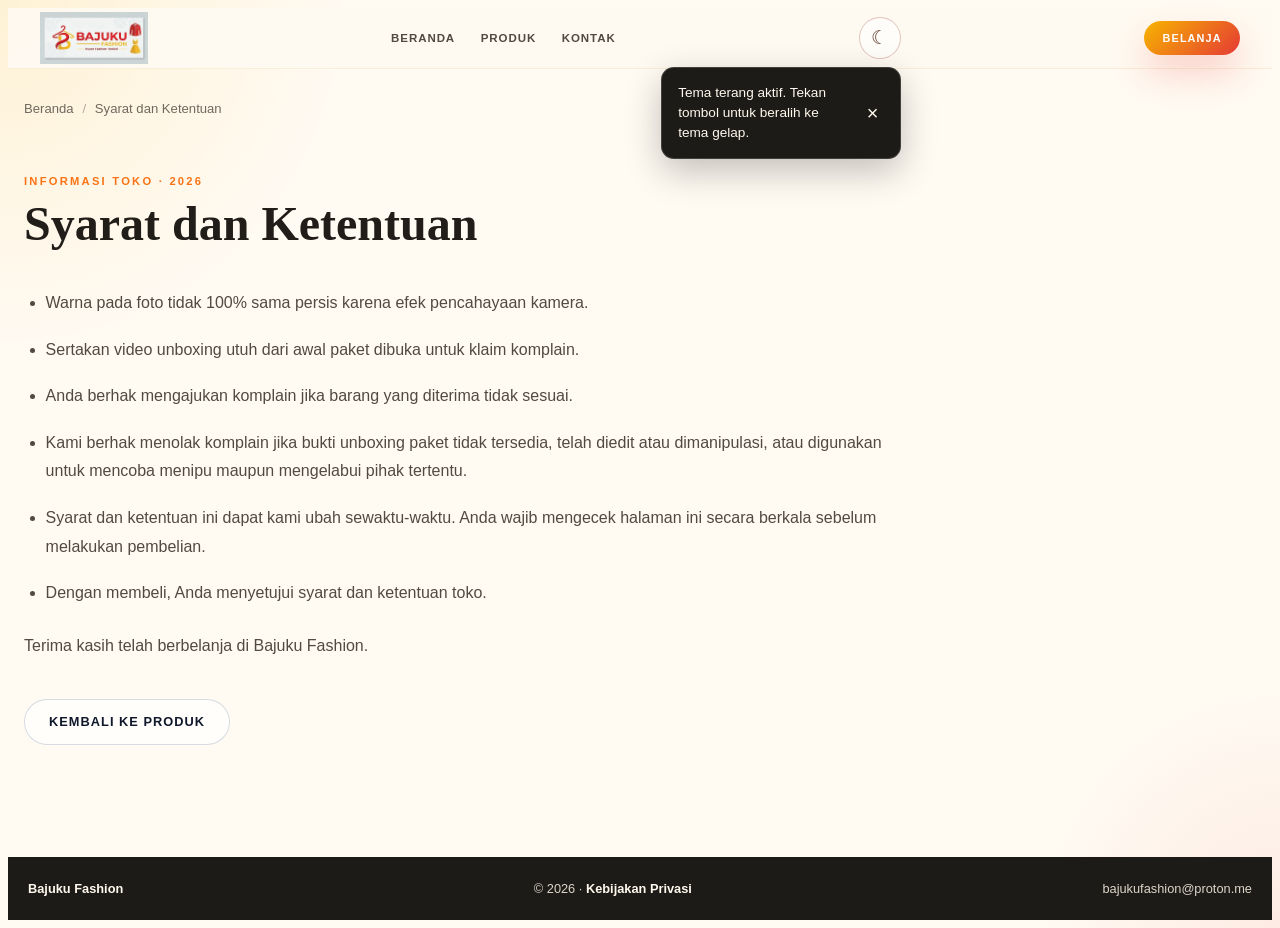
<file: syarat-ketentuan.html>
<!DOCTYPE html>
<html lang="id">
  <head>
    <meta charset="UTF-8" />
    <meta name="viewport" content="width=device-width, initial-scale=1.0" />
    <meta name="description" content="Syarat dan ketentuan pembelian di Bajuku Fashion." />
    <title>Syarat dan Ketentuan | Bajuku Fashion</title>
    <meta name="color-scheme" content="light dark" />
    <link rel="icon" type="image/png" href="assets/img/logo-toko/bajuku-favicon.png" />
    <link rel="stylesheet" href="style.css" />
  </head>
  <body>
    <header class="site-header">
      <div class="site-header-inner mx-auto max-w-7xl px-3 sm:px-6 lg:px-8">
        <a href="index.html" class="brand-mark" aria-label="Beranda Bajuku Fashion"><img src="assets/img/logo-toko/bajuku-landscape.avif" alt="Logo Bajuku Fashion" class="brand-logo" /></a>
        <nav class="site-nav" aria-label="Navigasi utama"><a href="index.html">Beranda</a><a href="index.html#produk">Produk</a><a href="index.html#kontak">Kontak</a></nav>
        <div class="theme-controls">
          <button type="button" class="theme-toggle" aria-label="Aktifkan tema gelap" aria-pressed="false"><span aria-hidden="true">☾</span></button>
          <aside class="theme-toast" role="status" aria-live="polite" aria-atomic="true" hidden>
            <span data-theme-toast-message></span>
            <button type="button" class="theme-toast-close" aria-label="Tutup pesan tema">×</button>
          </aside>
        </div>
        <a href="index.html#produk" class="primary-btn header-cta">Belanja</a>
      </div>
    </header>
    <main class="policy-main">
      <a class="breadcrumb" href="index.html">Beranda <span>/</span> Syarat dan Ketentuan</a>
      <article class="policy-content">
        <p class="eyebrow">Informasi toko · 2026</p>
        <h1 class="detail-title">Syarat dan Ketentuan</h1>
        <ul class="policy-list">
          <li>Warna pada foto tidak 100% sama persis karena efek pencahayaan kamera.</li>
          <li>Sertakan video unboxing utuh dari awal paket dibuka untuk klaim komplain.</li>
          <li>Anda berhak mengajukan komplain jika barang yang diterima tidak sesuai.</li>
          <li>Kami berhak menolak komplain jika bukti unboxing paket tidak tersedia, telah diedit atau dimanipulasi, atau digunakan untuk mencoba menipu maupun mengelabui pihak tertentu.</li>
          <li>Syarat dan ketentuan ini dapat kami ubah sewaktu-waktu. Anda wajib mengecek halaman ini secara berkala sebelum melakukan pembelian.</li>
          <li>Dengan membeli, Anda menyetujui syarat dan ketentuan toko.</li>
        </ul>
        <p class="policy-thanks">Terima kasih telah berbelanja di Bajuku Fashion.</p>
        <a class="secondary-btn policy-back" href="index.html#produk">Kembali ke produk</a>
      </article>
    </main>
    <footer class="simple-footer"><a href="index.html">Bajuku Fashion</a><span>© 2026 · <a href="kebijakan-privasi.html">Kebijakan Privasi</a></span><a href="mailto:bajukufashion@proton.me">bajukufashion@proton.me</a></footer>
    <script src="script.js" defer></script>
  </body>
</html>
</file>
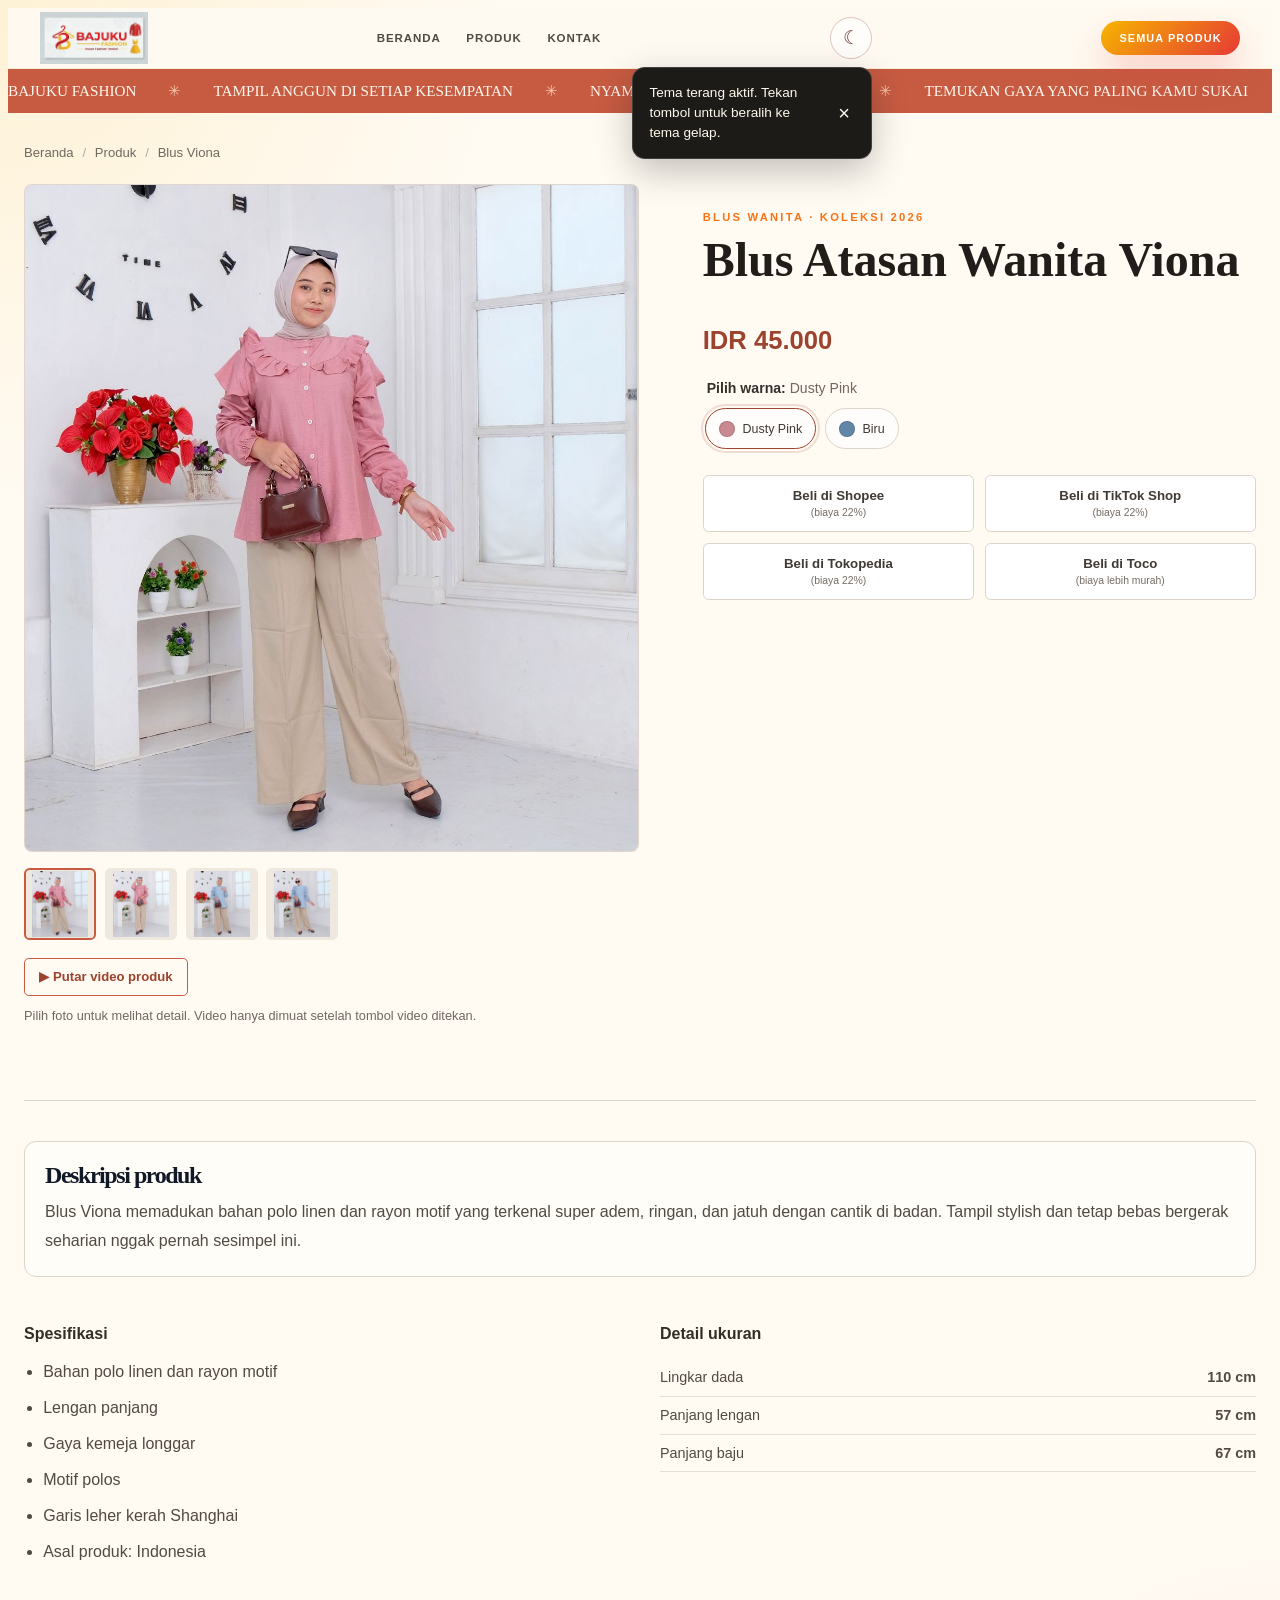
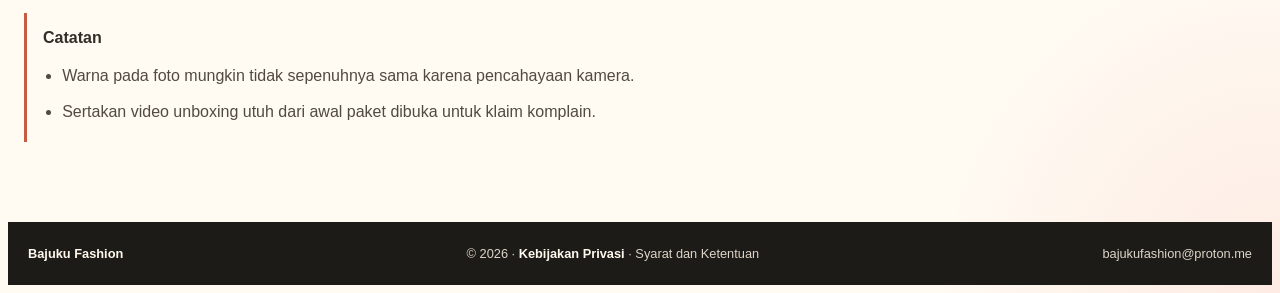
<file: viona.html>
<!DOCTYPE html>
<html lang="id">
  <head>
    <meta charset="UTF-8" />
    <meta name="viewport" content="width=device-width, initial-scale=1.0" />
    <meta name="description" content="Blus Viona berbahan polo linen dan rayon motif yang adem, ringan, dan nyaman. Pilih warna dan marketplace." />
    <title>Blus Viona | Bajuku Fashion</title>
    <meta name="color-scheme" content="light dark" />
    <link rel="icon" type="image/png" href="assets/img/logo-toko/bajuku-favicon.png" />
    <link rel="stylesheet" href="style.css" />
  </head>
  <body>
    <header class="site-header">
      <div class="site-header-inner mx-auto max-w-7xl px-3 sm:px-6 lg:px-8">
        <a href="index.html" class="brand-mark" aria-label="Beranda Bajuku Fashion"><img src="assets/img/logo-toko/bajuku-landscape.avif" alt="Logo Bajuku Fashion" class="brand-logo" /></a>
        <nav class="site-nav" aria-label="Navigasi utama"><a href="index.html">Beranda</a><a href="index.html#produk">Produk</a><a href="index.html#kontak">Kontak</a></nav>
        <div class="theme-controls">
          <button type="button" class="theme-toggle" aria-label="Aktifkan tema gelap" aria-pressed="false"><span aria-hidden="true">☾</span></button>
          <aside class="theme-toast" role="status" aria-live="polite" aria-atomic="true" hidden>
            <span data-theme-toast-message></span>
            <button type="button" class="theme-toast-close" aria-label="Tutup pesan tema">×</button>
          </aside>
        </div>
        <a href="index.html#produk" class="primary-btn header-cta">Semua produk</a>
      </div>
    </header>
    <div class="ticker" aria-label="Bajuku Fashion, tampil anggun, nyaman sepanjang hari, gaya percaya diri, koleksi istimewa">
      <div class="ticker-track" aria-hidden="true">
        <div class="ticker-group"><span>Bajuku Fashion</span><i>✳</i><span>Tampil anggun di setiap kesempatan</span><i>✳</i><span>Nyaman menemani langkahmu</span><i>✳</i><span>Temukan gaya yang paling kamu sukai</span><i>✳</i><span>Detail manis, pesona istimewa</span><i>✳</i><span>Rayakan cantik versimu</span><i>✳</i><span>Fashion wanita untuk hari penuh cerita</span><i>✳</i><span>Percaya diri, jadi diri sendiri</span><i>✳</i><span>Koleksi istimewa untukmu</span><i>✳</i><span>Cantik dan nyaman sepanjang hari</span><i>✳</i><span>Gaya percaya diri dimulai dari sini</span><i>✳</i><span>Temukan kenyamanan dalam setiap langkah</span><i>✳</i></div>
        <div class="ticker-group"><span>Bajuku Fashion</span><i>✳</i><span>Tampil anggun di setiap kesempatan</span><i>✳</i><span>Nyaman menemani langkahmu</span><i>✳</i><span>Temukan gaya yang paling kamu sukai</span><i>✳</i><span>Detail manis, pesona istimewa</span><i>✳</i><span>Rayakan cantik versimu</span><i>✳</i><span>Fashion wanita untuk hari penuh cerita</span><i>✳</i><span>Percaya diri, jadi diri sendiri</span><i>✳</i><span>Koleksi istimewa untukmu</span><i>✳</i><span>Cantik dan nyaman sepanjang hari</span><i>✳</i><span>Gaya percaya diri dimulai dari sini</span><i>✳</i><span>Temukan kenyamanan dalam setiap langkah</span><i>✳</i></div>
      </div>
    </div>
    <main class="detail-main">
      <a class="breadcrumb" href="index.html#produk">Beranda <span>/</span> Produk <span>/</span> Blus Viona</a>
      <section class="product-detail-grid">
        <div class="detail-gallery">
          <div class="detail-image-frame">
            <img class="detail-main-image" src="assets/img/blus-atasan/blus-viona-DustyPink.avif" alt="Blus Viona warna merah muda dusty pink" fetchpriority="high" />
            <video class="detail-main-video" controls playsinline preload="none" hidden aria-label="Video Blus Viona"></video>
          </div>
          <div class="detail-gallery-controls" aria-label="Foto dan video Blus Viona">
            <div class="detail-thumbnails" aria-label="Foto produk">
              <button type="button" class="gallery-thumbnail is-selected" data-gallery-image data-image="assets/img/blus-atasan/blus-viona-DustyPink.avif" data-color="Dusty Pink" data-alt="Blus Viona warna dusty pink, tampak depan" aria-label="Lihat Blus Viona dusty pink tampak depan"><img src="assets/img/blus-atasan/blus-viona-DustyPink.avif" alt="" loading="lazy"></button>
              <button type="button" class="gallery-thumbnail" data-gallery-image data-image="assets/img/blus-atasan/blus-viona-DustyPink2.avif" data-color="Dusty Pink" data-alt="Blus Viona warna dusty pink, tampak samping" aria-label="Lihat Blus Viona dusty pink tampak samping"><img src="assets/img/blus-atasan/blus-viona-DustyPink2.avif" alt="" loading="lazy"></button>
              <button type="button" class="gallery-thumbnail" data-gallery-image data-image="assets/img/blus-atasan/blus-viona-biru.avif" data-color="Biru" data-alt="Blus Viona warna biru, tampak depan" aria-label="Lihat Blus Viona biru tampak depan"><img src="assets/img/blus-atasan/blus-viona-biru.avif" alt="" loading="lazy"></button>
              <button type="button" class="gallery-thumbnail" data-gallery-image data-image="assets/img/blus-atasan/blus-viona-biru2.avif" data-color="Biru" data-alt="Blus Viona warna biru, tampak samping" aria-label="Lihat Blus Viona biru tampak samping"><img src="assets/img/blus-atasan/blus-viona-biru2.avif" alt="" loading="lazy"></button>
            </div>
            <button type="button" class="video-choice" data-video-choice data-video="assets/vid/blus-atasan/blus-viona-dustypink.mp4">▶ <span>Putar video produk</span></button>
          </div>
          <p class="image-caption">Pilih foto untuk melihat detail. Video hanya dimuat setelah tombol video ditekan.</p>
        </div>
        <div class="detail-copy">
          <p class="eyebrow">Blus wanita · Koleksi 2026</p>
          <h1 class="detail-title">Blus Atasan Wanita Viona</h1>
          <p class="detail-price">IDR 45.000</p>
          <fieldset class="color-selector">
            <legend>Pilih warna: <span class="selected-color">Dusty Pink</span></legend>
            <div class="color-options" role="radiogroup" aria-label="Pilihan warna Blus Viona">
              <button type="button" class="color-option is-selected" role="radio" aria-checked="true" data-color-choice data-color="Dusty Pink" data-image="assets/img/blus-atasan/blus-viona-DustyPink.avif" data-alt="Blus Viona warna merah muda dusty pink" data-video="assets/vid/blus-atasan/blus-viona-dustypink.mp4"><span class="color-dot" style="--swatch-color:#c88990"></span>Dusty Pink</button>
              <button type="button" class="color-option" role="radio" aria-checked="false" data-color-choice data-color="Biru" data-image="assets/img/blus-atasan/blus-viona-biru.avif" data-alt="Blus Viona warna biru" data-video="assets/vid/blus-atasan/blus-viona-biru.mp4"><span class="color-dot" style="--swatch-color:#6286a8"></span>Biru</button>
            </div>
          </fieldset>
          <div class="detail-marketplaces" aria-label="Pilih marketplace untuk membeli Blus Viona">
            <a href="https://shopee.co.id/Blus-atasan-wanita-i.1880834617.50668292911" target="_blank" rel="noopener noreferrer"><span class="marketplace-name">Beli di Shopee</span><span class="marketplace-note">(biaya 22%)</span></a>
            <a href="https://shop-id.tokopedia.com/pdp/1737655956384155134" target="_blank" rel="noopener noreferrer"><span class="marketplace-name">Beli di TikTok Shop</span><span class="marketplace-note">(biaya 22%)</span></a>
            <a href="https://www.tokopedia.com/bajukufashion-209/blouse-atasan-wanita-viona-dengan-bahan-polo-linen-dan-rayon-motif-adem-di-pake-dengan-model-kekinian-1737655956384155134" target="_blank" rel="noopener noreferrer"><span class="marketplace-name">Beli di Tokopedia</span><span class="marketplace-note">(biaya 22%)</span></a>
            <a href="https://toco.id/link/u4BJCcpFBaAeHJ9rkxyucE" target="_blank" rel="noopener noreferrer"><span class="marketplace-name">Beli di Toco</span><span class="marketplace-note">(biaya lebih murah)</span></a>
          </div>
        </div>
      </section>
      <section class="detail-information">
        <section class="description-panel"><table class="description-table"><caption class="section-title">Deskripsi produk</caption><tbody><tr><td>Blus Viona memadukan bahan polo linen dan rayon motif yang terkenal super adem, ringan, dan jatuh dengan cantik di badan. Tampil stylish dan tetap bebas bergerak seharian nggak pernah sesimpel ini.</td></tr></tbody></table></section>
        <div class="detail-columns">
          <section class="spec-section"><h3>Spesifikasi</h3><ul class="detail-list"><li>Bahan polo linen dan rayon motif</li><li>Lengan panjang</li><li>Gaya kemeja longgar</li><li>Motif polos</li><li>Garis leher kerah Shanghai</li><li>Asal produk: Indonesia</li></ul></section>
          <section class="spec-section"><h3>Detail ukuran</h3><dl class="size-list"><div><dt>Lingkar dada</dt><dd>110 cm</dd></div><div><dt>Panjang lengan</dt><dd>57 cm</dd></div><div><dt>Panjang baju</dt><dd>67 cm</dd></div></dl></section>
        </div>
        <section class="product-notes"><h3>Catatan</h3><ul class="detail-list"><li>Warna pada foto mungkin tidak sepenuhnya sama karena pencahayaan kamera.</li><li>Sertakan video unboxing utuh dari awal paket dibuka untuk klaim komplain.</li></ul></section>
      </section>
    </main>
    <footer class="simple-footer"><a href="index.html">Bajuku Fashion</a><span>© 2026 · <a href="kebijakan-privasi.html">Kebijakan Privasi</a> · <a href="syarat-ketentuan.html">Syarat dan Ketentuan</a></span><a href="mailto:bajukufashion@proton.me">bajukufashion@proton.me</a></footer>
    <script src="script.js" defer></script>
  </body>
</html>
</file>
<file: style.css>
html {
  scroll-behavior: smooth;
}

body {
  font-family: Arial, Helvetica, sans-serif;
  background:
    radial-gradient(circle at top left, rgba(247, 181, 0, 0.12), transparent 22%),
    radial-gradient(circle at bottom right, rgba(229, 57, 53, 0.08), transparent 15%),
    #fffaf2;
}

img {
  display: block;
  max-width: 100%;
}

a,
a:hover,
a:focus-visible {
  color: inherit;
  text-decoration: none;
}

.gradient-text {
  background: linear-gradient(135deg, #f7b500 0%, #ff7b54 42%, #e53935 100%);
  -webkit-background-clip: text;
  background-clip: text;
  color: transparent;
}

.site-header {
  position: relative;
  background: rgba(255, 250, 242, 0.96);
  border-bottom: 1px solid rgba(201, 144, 18, 0.12);
}

.site-header-inner {
  min-height: 60px;
  display: flex;
  align-items: center;
  justify-content: space-between;
  gap: 1.5rem;
}

.brand-mark {
  display: inline-flex;
  align-items: center;
  justify-content: center;
  line-height: 0;
}

.brand-logo {
  width: 108px;
  height: 54px;
  object-fit: contain;
}

.nav-link {
  transition: color 0.25s ease;
}

.site-nav {
  display: flex;
  align-items: center;
  justify-content: center;
  flex-wrap: wrap;
  gap: clamp(0.7rem, 2vw, 1.8rem);
  color: #514a42;
  font-size: 0.72rem;
  font-weight: 700;
  letter-spacing: 0.08em;
  text-transform: uppercase;
}

.nav-link:hover,
.nav-link.active {
  color: #d63d1f;
}

.ticker {
  overflow: hidden;
  background: #c65b42;
  color: #fff8ed;
  padding: 0.82rem 0;
}

.ticker-track,
.ticker-group {
  display: flex;
  align-items: center;
}

.ticker-track {
  width: max-content;
  animation: ticker-scroll 52s linear infinite;
}

.ticker-group {
  flex: 0 0 auto;
  gap: 2rem;
  padding-right: 2rem;
  font-family: 'Times New Roman', Times, serif;
  font-size: 0.95rem;
  white-space: nowrap;
  text-transform: uppercase;
}

.ticker-group i {
  color: #f5c6aa;
  font-style: normal;
}

@keyframes ticker-scroll {
  from { transform: translateX(-50%); }
  to { transform: translateX(0); }
}

.primary-btn,
.secondary-btn,
.shop-btn,
.promo-btn {
  transition: all 0.25s ease;
}

.primary-btn {
  display: inline-flex;
  align-items: center;
  justify-content: center;
  border-radius: 9999px;
  background: linear-gradient(135deg, #f7b500 0%, #e53935 100%);
  color: #fff;
  padding: 0.7rem 1.15rem;
  font-size: 0.68rem;
  font-weight: 800;
  letter-spacing: 0.1em;
  text-transform: uppercase;
  box-shadow: 0 18px 35px rgba(229, 57, 53, 0.22);
}

.primary-btn:hover,
.secondary-btn:hover,
.shop-btn:hover,
.promo-btn:hover {
  transform: translateY(-2px);
}

.secondary-btn {
  display: inline-flex;
  align-items: center;
  justify-content: center;
  border-radius: 9999px;
  border: 1px solid rgba(148, 163, 184, 0.38);
  background: rgba(255, 255, 255, 0.7);
  color: #0f172a;
  padding: 0.9rem 1.5rem;
  font-size: 0.8rem;
  font-weight: 800;
  letter-spacing: 0.08em;
  text-transform: uppercase;
}

.hero-wrap {
  position: relative;
  overflow: hidden;
}

.hero-orb {
  position: absolute;
  border-radius: 50%;
  filter: blur(80px);
  opacity: 0.7;
}

.orb-left {
  left: -80px;
  top: 90px;
  width: 240px;
  height: 240px;
  background: rgba(247, 181, 0, 0.26);
}

.orb-right {
  right: -30px;
  bottom: 60px;
  width: 280px;
  height: 280px;
  background: rgba(229, 57, 53, 0.18);
}

.hero-badge {
  display: inline-flex;
  align-items: center;
  gap: 0.7rem;
  border-radius: 9999px;
  border: 1px solid rgba(231, 70, 35, 0.18);
  background: rgba(255, 244, 205, 0.9);
  color: #8c3d00;
  padding: 0.7rem 0.9rem;
  font-size: 0.68rem;
  font-weight: 800;
  letter-spacing: 0.16em;
  text-transform: uppercase;
}

.hero-visual {
  position: relative;
  min-height: 610px;
}

.hero-carousel {
  position: absolute;
  inset: 30px 20px 20px 0;
  overflow: hidden;
  border-radius: 2rem;
  border: 1px solid rgba(255, 255, 255, 0.7);
  background: #473a35;
  box-shadow: 0 35px 90px rgba(15, 23, 42, 0.2);
}

.hero-slide {
  position: absolute;
  inset: 0;
  display: block;
  overflow: hidden;
  color: #fff;
  opacity: 0;
  pointer-events: none;
  transform: scale(1.045);
  transition: opacity 1.1s ease, transform 7s cubic-bezier(0.2, 0.65, 0.3, 1);
}

.hero-slide.is-active {
  z-index: 1;
  opacity: 1;
  pointer-events: auto;
  transform: scale(1);
}

.hero-slide:focus-visible {
  outline: 3px solid #fff;
  outline-offset: -7px;
}

.hero-slide > img {
  width: 100%;
  height: 100%;
  object-fit: cover;
  transition: transform 7s cubic-bezier(0.2, 0.65, 0.3, 1);
}

.hero-slide.is-active > img {
  transform: scale(1.055);
}

.hero-slide-shade {
  position: absolute;
  inset: 20% 0 0;
  background: linear-gradient(180deg, transparent 0%, rgba(21, 18, 17, 0.22) 35%, rgba(21, 18, 17, 0.86) 100%);
}

.hero-slide-copy {
  position: absolute;
  z-index: 1;
  right: 2rem;
  bottom: 2rem;
  left: 2rem;
  display: flex;
  flex-direction: column;
  align-items: flex-start;
  gap: 0.65rem;
  text-shadow: 0 1px 16px rgba(0, 0, 0, 0.18);
}

.hero-slide-kicker {
  color: #f8d8b5;
  font-size: 0.7rem;
  font-weight: 800;
  letter-spacing: 0.13em;
  text-transform: uppercase;
}

.hero-slide-title {
  font-family: Georgia, 'Times New Roman', serif;
  font-size: 2.6rem;
  font-weight: 700;
  line-height: 1.08;
}

.hero-slide-description {
  max-width: 27rem;
  font-size: 0.9rem;
  line-height: 1.55;
}

.hero-slide-bottom {
  display: flex;
  width: 100%;
  align-items: center;
  justify-content: space-between;
  gap: 1rem;
  margin-top: 0.25rem;
}

.hero-slide-price {
  font-size: 1.05rem;
  font-weight: 800;
}

.hero-slide-cta {
  display: inline-flex;
  align-items: center;
  gap: 0.55rem;
  font-size: 0.8rem;
  font-weight: 800;
}

.hero-carousel-controls {
  position: absolute;
  z-index: 2;
  top: 1.25rem;
  right: 1.25rem;
  display: flex;
  align-items: center;
  gap: 0.55rem;
}

.hero-carousel-controls > button {
  display: grid;
  width: 2.5rem;
  height: 2.5rem;
  place-items: center;
  border: 1px solid rgba(255, 255, 255, 0.55);
  border-radius: 50%;
  background: rgba(34, 29, 27, 0.42);
  color: #fff;
  cursor: pointer;
  backdrop-filter: blur(8px);
  transition: background 0.2s ease, transform 0.2s ease;
}

.hero-carousel-controls > button:hover {
  background: rgba(34, 29, 27, 0.78);
  transform: scale(1.05);
}

.hero-carousel-dots {
  display: flex;
  align-items: center;
  gap: 0.4rem;
  padding: 0.65rem;
  border: 1px solid rgba(255, 255, 255, 0.32);
  border-radius: 999px;
  background: rgba(34, 29, 27, 0.38);
  backdrop-filter: blur(8px);
}

.hero-carousel-dots button {
  width: 0.45rem;
  height: 0.45rem;
  padding: 0;
  border: 0;
  border-radius: 50%;
  background: rgba(255, 255, 255, 0.55);
  cursor: pointer;
  transition: background 0.3s ease, transform 0.3s ease;
}

.hero-carousel-dots button.is-active {
  background: #fff;
  transform: scale(1.3);
}

.floating-tag {
  position: absolute;
  display: flex;
  flex-direction: column;
  gap: 0.25rem;
  border-radius: 1.1rem;
  background: rgba(255, 255, 255, 0.82);
  border: 1px solid rgba(226, 232, 240, 0.9);
  box-shadow: 0 18px 30px rgba(15, 23, 42, 0.08);
  backdrop-filter: blur(8px);
}

.tag-left {
  left: 0;
  top: 50px;
  padding: 1rem 1.1rem;
}

.tag-right {
  right: 12px;
  bottom: 24px;
  padding: 1rem 1.2rem;
}

.floating-tag span,
.panel-kicker,
.product-type,
.eyebrow,
.footer-title {
  font-size: 0.7rem;
  letter-spacing: 0.2em;
  text-transform: uppercase;
  font-weight: 800;
}

.floating-tag strong,
.footer-title,
.product-name,
.stat-value,
.section-title,
.testimonial h4 {
  color: #111827;
}

.floating-tag span {
  color: #64748b;
}

.floating-tag strong {
  font-size: 1.3rem;
  font-weight: 900;
}

.floating-tag em {
  font-size: 0.8rem;
  color: #f97316;
  font-style: normal;
  font-weight: 800;
}

.feature-band {
  display: grid;
  gap: 1rem;
  grid-template-columns: repeat(3, minmax(0, 1fr));
  border: 1px solid rgba(148, 163, 184, 0.2);
  background: rgba(255, 255, 255, 0.7);
  border-radius: 1.8rem;
  box-shadow: 0 18px 35px rgba(15, 23, 42, 0.04);
  padding: 1rem;
}

.feature-item {
  display: flex;
  align-items: center;
  gap: 1rem;
  border-radius: 1.2rem;
  background: rgba(248, 250, 252, 0.8);
  padding: 1rem 1.2rem;
}

.feature-ico {
  display: flex;
  align-items: center;
  justify-content: center;
  width: 3rem;
  height: 3rem;
  border-radius: 1rem;
  background: linear-gradient(135deg, #fff7ed 0%, #ffedd5 100%);
  color: #f97316;
  font-size: 1.3rem;
}

.feature-item h3 {
  font-weight: 800;
  color: #0f172a;
}

.feature-item p {
  color: #64748b;
  font-size: 0.82rem;
  margin-top: 0.2rem;
}

.eyebrow {
  color: #f97316;
}

.section-title {
  margin-top: 0.8rem;
  font-size: clamp(2rem, 3vw, 3rem);
  line-height: 1.1;
  letter-spacing: -0.06em;
  font-weight: 900;
  font-family: 'Times New Roman', Times, serif;
}

.section-heading {
  margin-bottom: 2.5rem;
}

.stat-card {
  min-width: 0;
  border-left: 2px solid rgba(229, 57, 53, 0.35);
  padding-left: 0.8rem;
}

.stat-value {
  font-size: 1.35rem;
  font-weight: 900;
  line-height: 1.2;
}

.stat-label {
  margin-top: 0.3rem;
  color: #64748b;
  font-size: 0.72rem;
  line-height: 1.4;
}

h1 {
  font-family: 'Times New Roman', Times, serif;
}

.hero-title {
  font-family: "SF Pro Display", -apple-system, BlinkMacSystemFont, sans-serif;
  font-weight: 700;
}

.filter-row {
  display: flex;
  flex-wrap: wrap;
  gap: 0.75rem;
}

.filter-btn,
.gallery-btn {
  transition: all 0.25s ease;
}

.filter-btn {
  border-radius: 9999px;
  border: 1px solid rgba(148, 163, 184, 0.25);
  background: rgba(255, 255, 255, 0.7);
  padding: 0.8rem 1.1rem;
  font-size: 0.72rem;
  font-weight: 800;
  letter-spacing: 0.12em;
  text-transform: uppercase;
  color: #334155;
}

.filter-btn:hover,
.filter-btn.active {
  background: linear-gradient(135deg, #f7b500 0%, #e53935 100%);
  color: white;
  border-color: transparent;
  box-shadow: 0 14px 24px rgba(229, 57, 53, 0.22);
}

.product-card {
  position: relative;
  border-radius: 2rem;
  background: rgba(255, 255, 255, 0.8);
  border: 1px solid rgba(226, 232, 240, 0.8);
  padding: 1rem;
  box-shadow: 0 20px 45px rgba(15, 23, 42, 0.04);
  transition: transform 0.3s ease, box-shadow 0.3s ease;
}

.product-grid {
  display: grid;
  grid-template-columns: repeat(3, minmax(0, 1fr));
  gap: 2rem;
}

.product-card-link {
  display: block;
  min-width: 0;
  color: inherit;
}

.product-card-link .product-card {
  height: 100%;
}

.product-card-link:hover .product-card {
  transform: translateY(-6px);
  box-shadow: 0 30px 60px rgba(15, 23, 42, 0.1);
}

.product-card-bottom {
  display: flex;
  align-items: center;
  justify-content: space-between;
  flex-wrap: wrap;
  gap: 0.65rem;
  margin-top: 1.25rem;
}

.detail-link {
  color: #a44732;
  font-size: 0.77rem;
  font-weight: 800;
}

.detail-main,
.policy-main {
  width: min(100% - 2rem, 80rem);
  margin: 0 auto;
}

.detail-main {
  padding-top: 2rem;
  padding-bottom: 5rem;
}

.breadcrumb {
  display: flex;
  flex-wrap: wrap;
  gap: 0.55rem;
  margin-bottom: 1.5rem;
  color: #71685f;
  font-size: 0.82rem;
}

.breadcrumb span {
  color: #b6a99d;
}

.product-detail-grid {
  display: grid;
  grid-template-columns: minmax(0, 1fr) minmax(0, 0.9fr);
  align-items: start;
  gap: clamp(2rem, 5vw, 5rem);
}

.detail-image-frame {
  overflow: hidden;
  aspect-ratio: 0.92;
  border: 1px solid rgba(112, 91, 72, 0.12);
  border-radius: 0.5rem;
  background: #eee8df;
}

.detail-main-image,
.detail-main-video {
  width: 100%;
  height: 100%;
  object-fit: cover;
}

.detail-main-video[hidden],
.detail-main-image[hidden] {
  display: none;
}

.detail-main-image {
  display: block;
}

.detail-gallery-controls {
  display: grid;
  gap: 0.75rem;
  margin-top: 0.8rem;
}

.detail-thumbnails {
  display: flex;
  gap: 0.55rem;
  overflow-x: auto;
  padding: 0.15rem 0 0.4rem;
  scrollbar-width: thin;
}

.gallery-thumbnail {
  flex: 0 0 4.5rem;
  width: 4.5rem;
  height: 4.5rem;
  overflow: hidden;
  border: 2px solid transparent;
  border-radius: 0.35rem;
  background: #eee8df;
  cursor: pointer;
}

.gallery-thumbnail.is-selected {
  border-color: #c65b42;
}

.gallery-thumbnail img {
  width: 100%;
  height: 100%;
  object-fit: cover;
}

.video-choice {
  justify-self: start;
  border: 1px solid #c65b42;
  border-radius: 0.3rem;
  background: #fffaf2;
  color: #9c432f;
  padding: 0.65rem 0.9rem;
  font: inherit;
  font-size: 0.82rem;
  font-weight: 700;
  cursor: pointer;
}

.video-choice:disabled {
  border-color: #d8d0c7;
  color: #82796f;
  cursor: not-allowed;
}

.image-caption {
  margin-top: 0.75rem;
  color: #71685f;
  font-size: 0.8rem;
}

.detail-copy {
  padding-top: 1rem;
}

.detail-title {
  margin-top: 0.75rem;
  color: #211d19;
  font-family: 'Times New Roman', Times, serif;
  font-size: 3rem;
  font-weight: 700;
  line-height: 1.05;
}

.detail-price {
  margin-top: 1rem;
  color: #9c432f;
  font-size: 1.6rem;
  font-weight: 800;
}

.detail-lead {
  margin-top: 1rem;
  color: #514a42;
  font-size: 1rem;
  line-height: 1.8;
}

.color-selector {
  margin-top: 1.5rem;
  border: 0;
  padding: 0;
}

.color-selector legend {
  margin-bottom: 0.75rem;
  color: #342f29;
  font-size: 0.88rem;
  font-weight: 700;
}

.selected-color {
  color: #71685f;
  font-weight: 400;
}

.color-options {
  display: flex;
  flex-wrap: wrap;
  gap: 0.55rem;
}

.color-option {
  display: inline-flex;
  align-items: center;
  gap: 0.5rem;
  min-height: 2.55rem;
  border: 1px solid #ddd4c9;
  border-radius: 9999px;
  padding: 0.45rem 0.8rem;
  background: rgba(255, 255, 255, 0.68);
  color: #403a34;
  font: inherit;
  font-size: 0.78rem;
  cursor: pointer;
}

.color-option.is-selected,
.color-option:focus-visible {
  border-color: #9c432f;
  outline: 2px solid rgba(156, 67, 47, 0.16);
  outline-offset: 2px;
}

.color-dot {
  width: 1rem;
  height: 1rem;
  flex: 0 0 auto;
  border: 1px solid rgba(0, 0, 0, 0.14);
  border-radius: 50%;
  background: var(--swatch-color);
}

.detail-marketplaces {
  display: grid;
  grid-template-columns: repeat(2, minmax(0, 1fr));
  gap: 0.65rem;
  margin-top: 1.6rem;
}

.detail-marketplaces a {
  display: flex;
  flex-direction: column;
  align-items: center;
  justify-content: center;
  gap: 0.2rem;
  min-height: 3.6rem;
  border: 1px solid #ddd4c9;
  border-radius: 0.35rem;
  background: #fff;
  color: #403a34;
  font-size: 0.83rem;
  font-weight: 700;
  text-align: center;
  text-decoration: none;
}

.detail-marketplaces a:hover {
  border-color: #a44732;
  color: #923e2c;
}

.marketplace-name {
  line-height: 1.2;
}

.marketplace-note {
  color: #756c63;
  font-size: 0.65rem;
  font-weight: 500;
}

.detail-information {
  display: grid;
  gap: 2rem;
  margin-top: 4rem;
  border-top: 1px solid #ddd4c9;
  padding-top: 2.5rem;
}

.detail-information > div:first-child > p {
  max-width: 48rem;
  margin-top: 0.8rem;
  color: #62594f;
  line-height: 1.7;
}

.description-panel {
  border: 1px solid #ddd4c9;
  border-radius: 0.75rem;
  padding: 1.25rem;
  background: rgba(255, 255, 255, 0.45);
}

.description-table {
  width: 100%;
  border-collapse: collapse;
}

.description-table caption {
  margin: 0 0 0.65rem;
  font-size: 1.5rem;
  text-align: left;
}

.description-table td {
  padding: 0;
  color: #514a42;
  line-height: 1.8;
}

.detail-columns {
  display: grid;
  grid-template-columns: repeat(2, minmax(0, 1fr));
  gap: 2.5rem;
}

.spec-section h3,
.product-notes h3 {
  margin-bottom: 0.8rem;
  color: #332d27;
  font-size: 1rem;
  font-weight: 800;
}

.detail-list {
  display: grid;
  gap: 0.6rem;
  padding-left: 1.2rem;
  color: #514a42;
  line-height: 1.65;
}

.size-list {
  display: grid;
}

.size-list > div {
  display: flex;
  justify-content: space-between;
  gap: 1rem;
  border-bottom: 1px solid #e6dfd6;
  padding: 0.65rem 0;
  color: #514a42;
  font-size: 0.9rem;
}

.size-list dd {
  margin: 0;
  font-weight: 700;
  text-align: right;
}

.product-notes {
  border-left: 3px solid #c65b42;
  padding-left: 1rem;
}

.simple-footer {
  display: flex;
  flex-wrap: wrap;
  align-items: center;
  justify-content: space-between;
  gap: 0.9rem 2rem;
  background: #1d1b18;
  padding: 1.5rem max(calc((100vw - 80rem) / 2), 1.25rem);
  color: #ddd5c8;
  font-size: 0.8rem;
}

.simple-footer a:first-child {
  color: #fff8ed;
  font-weight: 800;
}

.simple-footer a:hover {
  color: #f3c4a4;
}

.policy-main {
  min-height: calc(100vh - 150px);
  padding-top: 2rem;
  padding-bottom: 5rem;
}

.policy-content {
  max-width: 54rem;
  padding: 1.5rem 0 2rem;
}

.policy-list {
  display: grid;
  gap: 1.1rem;
  margin-top: 2rem;
  padding-left: 1.35rem;
  color: #514a42;
  font-size: 1rem;
  line-height: 1.8;
}

.policy-statement {
  margin-top: 1.5rem;
  color: #514a42;
  font-size: 1.05rem;
  line-height: 1.9;
}

.policy-thanks {
  margin-top: 1.5rem;
  color: #514a42;
  line-height: 1.7;
}

.policy-back {
  margin-top: 1.5rem;
}

.product-card:hover {
  transform: translateY(-8px);
  box-shadow: 0 30px 60px rgba(15, 23, 42, 0.1);
}

.product-card.hidden {
  display: none;
}

.product-image-wrap {
  overflow: hidden;
  border-radius: 1.4rem;
}

.product-image-wrap img {
  width: 100%;
  height: 320px;
  object-fit: cover;
  transition: transform 0.45s ease;
}

.product-card:hover .product-image-wrap img {
  transform: scale(1.05);
}

.product-type {
  color: #64748b;
}

.product-name {
  margin-top: 0.5rem;
  font-size: 1.35rem;
  font-weight: 900;
  line-height: 1.3;
}

.product-badge {
  display: inline-flex;
  align-items: center;
  justify-content: center;
  border-radius: 9999px;
  padding: 0.35rem 0.7rem;
  font-size: 0.65rem;
  font-weight: 800;
  letter-spacing: 0.08em;
  text-transform: uppercase;
}

.product-badge.hot { background: #fff4d6; color: #b75d00; }
.product-badge.new { background: #fff1f2; color: #be123c; }
.product-badge.trend { background: #fff6d9; color: #ca8a04; }
.product-badge.fresh { background: #fff0dc; color: #b45309; }
.product-badge.limited { background: #fff1f2; color: #e53935; }
.product-badge.popular { background: #fffaf0; color: #b45309; }

.price {
  font-size: 1.35rem;
  font-weight: 900;
  color: #0f172a;
}

.meta {
  margin-top: 0.18rem;
  color: #64748b;
  font-size: 0.85rem;
}

.shop-btn {
  border: none;
  border-radius: 9999px;
  background: #111827;
  color: white;
  padding: 0.78rem 1.1rem;
  font-size: 0.75rem;
  font-weight: 800;
  letter-spacing: 0.08em;
  text-transform: uppercase;
}

.marketplace-links {
  display: flex;
  flex-wrap: wrap;
  gap: 0.45rem;
  margin-top: 1rem;
}

.marketplace-links a {
  display: inline-flex;
  align-items: center;
  justify-content: center;
  min-height: 2.35rem;
  border: 1px solid #e2e8f0;
  border-radius: 9999px;
  padding: 0.5rem 0.72rem;
  color: #334155;
  font-size: 0.68rem;
  font-weight: 700;
  text-decoration: none;
  transition: background 0.2s ease, color 0.2s ease, border-color 0.2s ease;
}

.marketplace-links a:hover {
  border-color: #d47b00;
  background: #fff8df;
  color: #8d3d00;
}

.marketplace-links a.recommended {
  border-color: #111827;
  background: #111827;
  color: #fff;
}

.marketplace-links a.recommended:hover {
  background: #334155;
}

.gallery-slider {
  position: relative;
  overflow: hidden;
  border-radius: 2rem;
  min-height: 440px;
}

.slide {
  position: absolute;
  inset: 0;
  opacity: 0;
  pointer-events: none;
  transition: opacity 0.5s ease, transform 0.5s ease;
  transform: scale(1.02);
}

.slide.active {
  opacity: 1;
  pointer-events: auto;
  transform: scale(1);
}

.slide-caption {
  position: absolute;
  left: 2rem;
  bottom: 2rem;
  padding: 1rem 1.2rem;
  border-radius: 1rem;
  background: rgba(15, 23, 42, 0.38);
  border: 1px solid rgba(255, 255, 255, 0.18);
  backdrop-filter: blur(10px);
}

.slide-caption p {
  color: rgba(255, 255, 255, 0.84);
  font-size: 0.7rem;
  letter-spacing: 0.18em;
  text-transform: uppercase;
}

.slide-caption h3 {
  margin-top: 0.5rem;
  font-size: 2rem;
  font-weight: 900;
}

.gallery-btn {
  display: inline-flex;
  align-items: center;
  justify-content: center;
  width: 3rem;
  height: 3rem;
  border-radius: 9999px;
  border: 1px solid rgba(255, 255, 255, 0.2);
  background: rgba(255, 255, 255, 0.06);
  color: white;
  font-size: 1.25rem;
}

.gallery-btn:hover {
  background: rgba(249, 115, 22, 0.2);
  border-color: rgba(251, 146, 60, 0.5);
}

.feature-panel,
.testimonial {
  border: 1px solid rgba(226, 232, 240, 0.8);
  background: rgba(255, 255, 255, 0.08);
  border-radius: 1.75rem;
  box-shadow: 0 20px 35px rgba(15, 23, 42, 0.08);
}

.feature-panel {
  padding: 1.5rem;
}

.feature-panel ul {
  margin-top: 1rem;
  display: grid;
  gap: 0.85rem;
  color: rgba(255, 255, 255, 0.74);
  font-size: 0.95rem;
  line-height: 1.7;
}

.feature-panel li {
  display: flex;
  gap: 0.7rem;
  align-items: flex-start;
}

.feature-panel li::before {
  content: '✦';
  color: #fbbf24;
  font-size: 0.8rem;
  line-height: 1.8;
}

.promo-panel {
  border-radius: 1.8rem;
  background: linear-gradient(135deg, #f7b500 0%, #e53935 100%);
  padding: 1.7rem 1.5rem;
  color: white;
  box-shadow: 0 24px 46px rgba(229, 57, 53, 0.25);
}

.promo-panel p {
  font-size: 0.7rem;
  letter-spacing: 0.2em;
  text-transform: uppercase;
  opacity: 0.85;
}

.promo-panel h3 {
  margin-top: 0.9rem;
  font-size: clamp(2rem, 2.5vw, 3rem);
  line-height: 1.1;
  font-weight: 900;
}

.promo-panel span {
  display: block;
  margin-top: 0.7rem;
  color: rgba(255, 255, 255, 0.82);
}

.promo-btn {
  display: inline-flex;
  margin-top: 1.4rem;
  border-radius: 9999px;
  background: white;
  color: #111827;
  padding: 0.8rem 1.3rem;
  font-size: 0.72rem;
  font-weight: 800;
  letter-spacing: 0.08em;
  text-transform: uppercase;
}

.testimonial {
  background: rgba(255, 255, 255, 0.85);
  padding: 1.5rem;
}

.testimonial p {
  color: #475569;
  line-height: 1.8;
  font-size: 1rem;
}

.avatar {
  display: flex;
  align-items: center;
  justify-content: center;
  width: 2.8rem;
  height: 2.8rem;
  border-radius: 50%;
  background: linear-gradient(135deg, #fff7ed 0%, #ffedd5 100%);
  color: #c2410c;
  font-weight: 900;
}

.testimonial h4 {
  font-weight: 800;
}

.testimonial span {
  color: #64748b;
  font-size: 0.82rem;
}

.footer-logo {
  width: 170px;
  border-radius: 1rem;
  box-shadow: 0 18px 30px rgba(0, 0, 0, 0.12);
}

.footer-title {
  color: #f8fafc;
  font-weight: 800;
  letter-spacing: 0.18em;
  text-transform: uppercase;
}

.footer-list {
  margin: 1rem 0 0;
  padding: 0;
  display: grid;
  gap: 0.65rem;
  color: #ddd5c8;
  font-size: 0.95rem;
  line-height: 1.5;
  list-style: none;
}

.footer-list a {
  transition: color 0.2s ease;
  text-decoration: none;
}

.footer-list a:hover {
  color: #f3c4a4;
}

footer {
  color: #ddd5c8;
}

.footer-description {
  color: #c3b9ab;
}

.landing-footer-grid {
  grid-template-columns: minmax(12rem, 1.35fr) minmax(8rem, 0.7fr) minmax(10rem, 0.9fr) minmax(15rem, 1.2fr);
}

.landing-footer-grid > div {
  min-width: 0;
}

.footer-contact-list li {
  display: grid;
  gap: 0.2rem;
  overflow-wrap: anywhere;
}

.footer-contact-list li > span:first-child {
  color: #f3c4a4;
  font-size: 0.72rem;
  font-weight: 800;
  letter-spacing: 0.08em;
  text-transform: uppercase;
}

.footer-legal {
  color: #a99f92;
}

footer a {
  color: inherit;
  text-decoration: none;
}

footer a:hover {
  color: #f3c4a4;
}

.reveal {
  opacity: 0;
  transform: translateY(24px);
  transition: opacity 0.7s ease, transform 0.7s ease;
}

.reveal.is-visible {
  opacity: 1;
  transform: translateY(0);
}

@media (max-width: 1024px) {
  .landing-footer-grid {
    grid-template-columns: repeat(2, minmax(0, 1fr));
  }

  .hero-visual {
    min-height: 520px;
  }

  .hero-carousel {
    inset: 10px 0 10px;
  }
}

@media (max-width: 768px) {
  .brand-logo {
    width: 92px;
    height: 46px;
  }

  .feature-band {
    grid-template-columns: 1fr;
  }

  .hero-visual {
    min-height: 470px;
  }

  .product-grid {
    grid-template-columns: repeat(2, minmax(0, 1fr));
  }

  .product-detail-grid {
    grid-template-columns: minmax(0, 1fr);
    gap: 1.5rem;
  }

  .detail-image-frame {
    aspect-ratio: 1.1;
  }

  .hero-carousel {
    inset: 0;
  }

  .tag-left {
    left: 14px;
    top: 18px;
  }

  .tag-right {
    right: 18px;
    bottom: 10px;
  }
}

@media (max-width: 640px) {
  .brand-logo {
    width: 80px;
    height: 40px;
  }

  .site-header-inner {
    min-height: 56px;
    flex-wrap: wrap;
    justify-content: center;
    gap: 0.25rem 0.9rem;
    padding-top: 0.25rem;
    padding-bottom: 0.25rem;
  }

  .site-nav {
    order: 3;
    width: 100%;
    gap: 0.45rem 1rem;
    font-size: 0.62rem;
  }

  .detail-main,
  .policy-main {
    width: min(100% - 1.5rem, 80rem);
  }

  .detail-title {
    font-size: 2.35rem;
  }

  .gallery-thumbnail {
    flex-basis: 3.8rem;
    width: 3.8rem;
    height: 3.8rem;
  }

  .landing-footer-grid {
    grid-template-columns: 1fr;
  }

  .detail-columns {
    grid-template-columns: 1fr;
    gap: 1.5rem;
  }

  .detail-marketplaces {
    gap: 0.5rem;
  }

  .simple-footer {
    align-items: flex-start;
    flex-direction: column;
    padding: 1.5rem 1rem;
  }

  .header-cta {
    padding: 0.55rem 0.85rem;
    font-size: 0.62rem;
  }

  .product-grid {
    grid-template-columns: 1fr;
    gap: 1.2rem;
  }

  .product-image-wrap img {
    height: 360px;
  }

  .hero-badge {
    letter-spacing: 0.12em;
    font-size: 0.62rem;
  }

  .hero-visual {
    min-height: 390px;
  }

  .hero-carousel {
    border-radius: 1.35rem;
  }

  .hero-slide-copy {
    right: 1.15rem;
    bottom: 1.25rem;
    left: 1.15rem;
    gap: 0.45rem;
  }

  .hero-slide-description {
    font-size: 0.78rem;
  }

  .hero-slide-kicker {
    font-size: 0.58rem;
  }

  .hero-slide-title {
    font-size: 1.75rem;
  }

  .hero-carousel-controls {
    top: 0.8rem;
    right: 0.8rem;
    gap: 0.35rem;
  }

  .hero-carousel-controls > button {
    width: 2.15rem;
    height: 2.15rem;
  }

  .hero-carousel-dots {
    gap: 0.3rem;
    padding: 0.55rem;
  }

  .tag-left,
  .tag-right {
    padding: 0.8rem 0.85rem;
  }

  .floating-tag strong {
    font-size: 1rem;
  }

  .slide-caption {
    left: 1rem;
    right: 1rem;
    bottom: 1rem;
  }
}

@media (prefers-reduced-motion: reduce) {
  html { scroll-behavior: auto; }
  *, *::before, *::after { transition-duration: 0.01ms !important; }
  .hero-slide,
  .hero-slide > img,
  .hero-carousel-controls > button,
  .hero-carousel-dots button { transition: none; }
}

/* Static utility styles keep the layout available without a runtime CSS CDN. */
* { box-sizing: border-box; }
.mx-auto { margin-left: auto; margin-right: auto; }
.flex { display: flex; }
.inline-flex { display: inline-flex; }
.inline-block { display: inline-block; }
.grid { display: grid; }
.hidden { display: none; }
.flex-col { flex-direction: column; }
.flex-wrap { flex-wrap: wrap; }
.items-center { align-items: center; }
.items-start { align-items: flex-start; }
.justify-between { justify-content: space-between; }
.grid-cols-3 { grid-template-columns: repeat(3, minmax(0, 1fr)); }
.gap-2 { gap: 0.5rem; }
.gap-3 { gap: 0.75rem; }
.gap-4 { gap: 1rem; }
.gap-5 { gap: 1.25rem; }
.gap-6 { gap: 1.5rem; }
.gap-7 { gap: 1.75rem; }
.gap-8 { gap: 2rem; }
.gap-10 { gap: 2.5rem; }
.gap-12 { gap: 3rem; }
.max-w-7xl { max-width: 80rem; }
.max-w-xl { max-width: 36rem; }
.max-w-lg { max-width: 32rem; }
.max-w-xs { max-width: 20rem; }
.w-full { width: 100%; }
.h-2\.5 { height: 0.625rem; }
.w-2\.5 { width: 0.625rem; }
.h-\[440px\] { height: 440px; }
.object-cover { object-fit: cover; }
.px-3 { padding-left: 0.75rem; padding-right: 0.75rem; }
.px-4 { padding-left: 1rem; padding-right: 1rem; }
.py-2 { padding-top: 0.5rem; padding-bottom: 0.5rem; }
.py-16 { padding-top: 4rem; padding-bottom: 4rem; }
.py-20 { padding-top: 5rem; padding-bottom: 5rem; }
.pb-8 { padding-bottom: 2rem; }
.pt-6 { padding-top: 1.5rem; }
.mt-5 { margin-top: 1.25rem; }
.mt-6 { margin-top: 1.5rem; }
.mt-8 { margin-top: 2rem; }
.mt-10 { margin-top: 2.5rem; }
.mt-12 { margin-top: 3rem; }
.mb-5 { margin-bottom: 1.25rem; }
.mb-10 { margin-bottom: 2.5rem; }
.mb-12 { margin-bottom: 3rem; }
.text-4xl { font-size: 2.25rem; }
.text-base { font-size: 1rem; }
.text-sm { font-size: 0.875rem; }
.text-white { color: #fff; }
.text-slate-300 { color: #cbd5e1; }
.text-slate-400 { color: #94a3b8; }
.text-slate-500 { color: #64748b; }
.text-slate-600 { color: #475569; }
.text-slate-700 { color: #334155; }
.text-slate-800 { color: #1e293b; }
.text-slate-900 { color: #0f172a; }
.text-brand-200 { color: #ffe379; }
.text-brand-500 { color: #f7b500; }
.bg-brand-500 { background-color: #f7b500; }
.bg-white\/80 { background-color: rgba(255, 255, 255, 0.8); }
.bg-\[\#f7f4f1\] { background-color: #f7f4f1; }
.bg-\[\#17181b\] { background-color: #17181b; }
.bg-\[\#0e0f12\] { background-color: #0e0f12; }
.border { border: 1px solid #e2e8f0; }
.border-t { border-top: 1px solid; }
.border-slate-200 { border-color: #e2e8f0; }
.border-slate-800 { border-color: #1e293b; }
.rounded-full { border-radius: 9999px; }
.shadow-sm { box-shadow: 0 1px 2px rgba(15, 23, 42, 0.08); }
.font-bold { font-weight: 700; }
.font-extrabold { font-weight: 800; }
.uppercase { text-transform: uppercase; }
.antialiased { -webkit-font-smoothing: antialiased; }
.transition { transition: all 0.25s ease; }
.leading-7 { line-height: 1.75rem; }
.leading-8 { line-height: 2rem; }
.leading-\[1\.05\] { line-height: 1.05; }
.tracking-\[0\.12em\] { letter-spacing: 0.12em; }
.tracking-\[0\.16em\] { letter-spacing: 0.16em; }
.tracking-\[-0\.06em\] { letter-spacing: -0.06em; }
.text-\[0\.68rem\] { font-size: 0.68rem; }
.text-\[0\.74rem\] { font-size: 0.74rem; }
.hover\:border-brand-300:hover { border-color: #ffd24a; }
.hover\:text-brand-600:hover { color: #e89a00; }

.hero-title.font-extrabold { font-weight: 700; }

.theme-controls {
  position: relative;
  display: flex;
  flex: 0 0 auto;
}

.theme-toggle {
  display: inline-flex;
  width: 2.65rem;
  height: 2.65rem;
  align-items: center;
  justify-content: center;
  border: 1px solid rgba(156, 67, 47, 0.3);
  border-radius: 50%;
  background: rgba(255, 255, 255, 0.65);
  color: #633a2d;
  font-size: 1.2rem;
  cursor: pointer;
  transition: background 0.2s ease, color 0.2s ease, transform 0.2s ease;
}

.theme-toggle:hover {
  transform: translateY(-1px);
  background: #fff;
}

.theme-toggle:focus-visible,
.theme-toast-close:focus-visible {
  outline: 2px solid #c65b42;
  outline-offset: 3px;
}

.theme-toast {
  position: absolute;
  z-index: 1000;
  top: calc(100% + 0.5rem);
  right: 0;
  display: flex;
  align-items: center;
  gap: 1rem;
  width: 15rem;
  max-width: calc(100vw - 5rem);
  border: 1px solid rgba(255, 255, 255, 0.16);
  border-radius: 0.8rem;
  padding: 0.9rem 1rem;
  background: #1d1b18;
  color: #fff8ed;
  box-shadow: 0 12px 36px rgba(0, 0, 0, 0.24);
  font-size: 0.85rem;
  line-height: 1.5;
  animation: toast-appear 0.3s ease-out both;
}

.theme-toast[hidden] { display: none; }

:root[data-theme="light"] {
  color-scheme: light;
}

.theme-toast-close {
  flex: 0 0 auto;
  border: 0;
  padding: 0.1rem 0.35rem;
  background: transparent;
  color: inherit;
  font: inherit;
  font-size: 1.25rem;
  cursor: pointer;
}

@keyframes toast-appear {
  from { opacity: 0; translate: 0 0.5rem; }
  to { opacity: 1; translate: 0 0; }
}

:root[data-theme="dark"] {
  color-scheme: dark;

  & body,
  & body.text-slate-800 {
    background-color: #17181b;
    background-image:
      radial-gradient(circle at top left, rgba(247, 181, 0, 0.08), transparent 22%),
      radial-gradient(circle at bottom right, rgba(229, 57, 53, 0.08), transparent 15%);
    color: #e7e5e4;
  }

  & .site-header {
    background: rgba(23, 24, 27, 0.96);
    border-bottom-color: rgba(255, 255, 255, 0.1);
  }

  & .site-nav,
  & .secondary-btn,
  & .detail-title,
  & .detail-price,
  & .floating-tag strong,
  & .section-title,
  & .testimonial h4,
  & .testimonial p,
  & .feature-item h3,
  & .color-selector legend,
  & .selected-color,
  & .spec-section h3,
  & .product-notes h3 {
    color: #f5f1eb;
  }

  & .nav-link,
  & .breadcrumb,
  & .floating-tag span,
  & .feature-item p,
  & .stat-label,
  & .product-type,
  & .image-caption,
  & .detail-lead,
  & .detail-information > div:first-child > p,
  & .detail-list,
  & .size-list > div,
  & .policy-list,
  & .policy-statement,
  & .policy-thanks {
    color: #c4beb5;
  }

  & .hero-title.text-slate-900,
  & .product-name,
  & .price,
  & .text-slate-800,
  & .text-slate-900 {
    color: #f5f1eb;
  }

  & .stat-value {
    color: #fff;
  }

  & .hero-badge {
    background: rgba(70, 50, 24, 0.8);
    color: #f6d18a;
  }

  & .theme-toggle {
    border-color: rgba(255, 255, 255, 0.18);
    background: #25262a;
    color: #f5d58a;
  }

  & .theme-toggle:hover {
    background: #35363b;
  }

  & .secondary-btn,
  & .floating-tag,
  & .feature-band,
  & .feature-item,
  & .product-card,
  & .testimonial,
  & .detail-image-frame,
  & .gallery-thumbnail,
  & .color-option,
  & .detail-marketplaces a,
  & .description-panel {
    border-color: rgba(255, 255, 255, 0.13);
    background-color: rgba(37, 38, 42, 0.88);
    color: #e7e5e4;
  }

  & .detail-information {
    border-top-color: rgba(255, 255, 255, 0.15);
  }

  & .size-list > div {
    border-bottom-color: rgba(255, 255, 255, 0.12);
  }

  & .description-panel .section-title {
    color: #f5f1eb;
  }

  & .description-table caption {
    color: #f5f1eb;
  }

  & .description-table td {
    color: #c4beb5;
  }

  & .text-slate-500,
  & .text-slate-600,
  & .text-slate-700 {
    color: #c4beb5;
  }

  & .detail-link {
    color: #f0a181;
  }

  & .bg-\[\#f7f4f1\] {
    background-color: #17181b;
  }
}

@media (max-width: 640px) {
  .theme-toast {
    top: calc(100% + 0.5rem);
    left: 0;
    right: auto;
    width: min(15rem, calc(100vw - 11rem));
    max-width: calc(100vw - 5rem);
  }
}

@media (min-width: 640px) {
  .sm\:flex-row { flex-direction: row; }
  .sm\:items-center { align-items: center; }
  .sm\:items-end { align-items: flex-end; }
  .sm\:justify-between { justify-content: space-between; }
  .sm\:gap-3 { gap: 0.75rem; }
  .sm\:px-5 { padding-left: 1.25rem; padding-right: 1.25rem; }
  .sm\:px-6 { padding-left: 1.5rem; padding-right: 1.5rem; }
  .sm\:text-5xl { font-size: 3rem; }
  .sm\:text-lg { font-size: 1.125rem; }
}

@media (min-width: 768px) {
  .md\:flex-row { flex-direction: row; }
  .md\:items-end { align-items: flex-end; }
  .md\:justify-between { justify-content: space-between; }
  .md\:grid-cols-2 { grid-template-columns: repeat(2, minmax(0, 1fr)); }
  .md\:grid-cols-3 { grid-template-columns: repeat(3, minmax(0, 1fr)); }
  .md\:inline-flex { display: inline-flex; }
}

@media (min-width: 1024px) {
  .lg\:flex { display: flex; }
  .lg\:grid-cols-4 { grid-template-columns: repeat(4, minmax(0, 1fr)); }
  .lg\:grid-cols-\[1\.05fr_0\.95fr\] { grid-template-columns: 1.05fr 0.95fr; }
  .lg\:grid-cols-\[1\.2fr_0\.8fr\] { grid-template-columns: 1.2fr 0.8fr; }
  .lg\:px-8 { padding-left: 2rem; padding-right: 2rem; }
  .lg\:py-20 { padding-top: 5rem; padding-bottom: 5rem; }
  .lg\:text-\[4\.3rem\] { font-size: 4.3rem; }
}

@media (min-width: 1280px) {
  .xl\:grid-cols-3 { grid-template-columns: repeat(3, minmax(0, 1fr)); }
}
</file>
